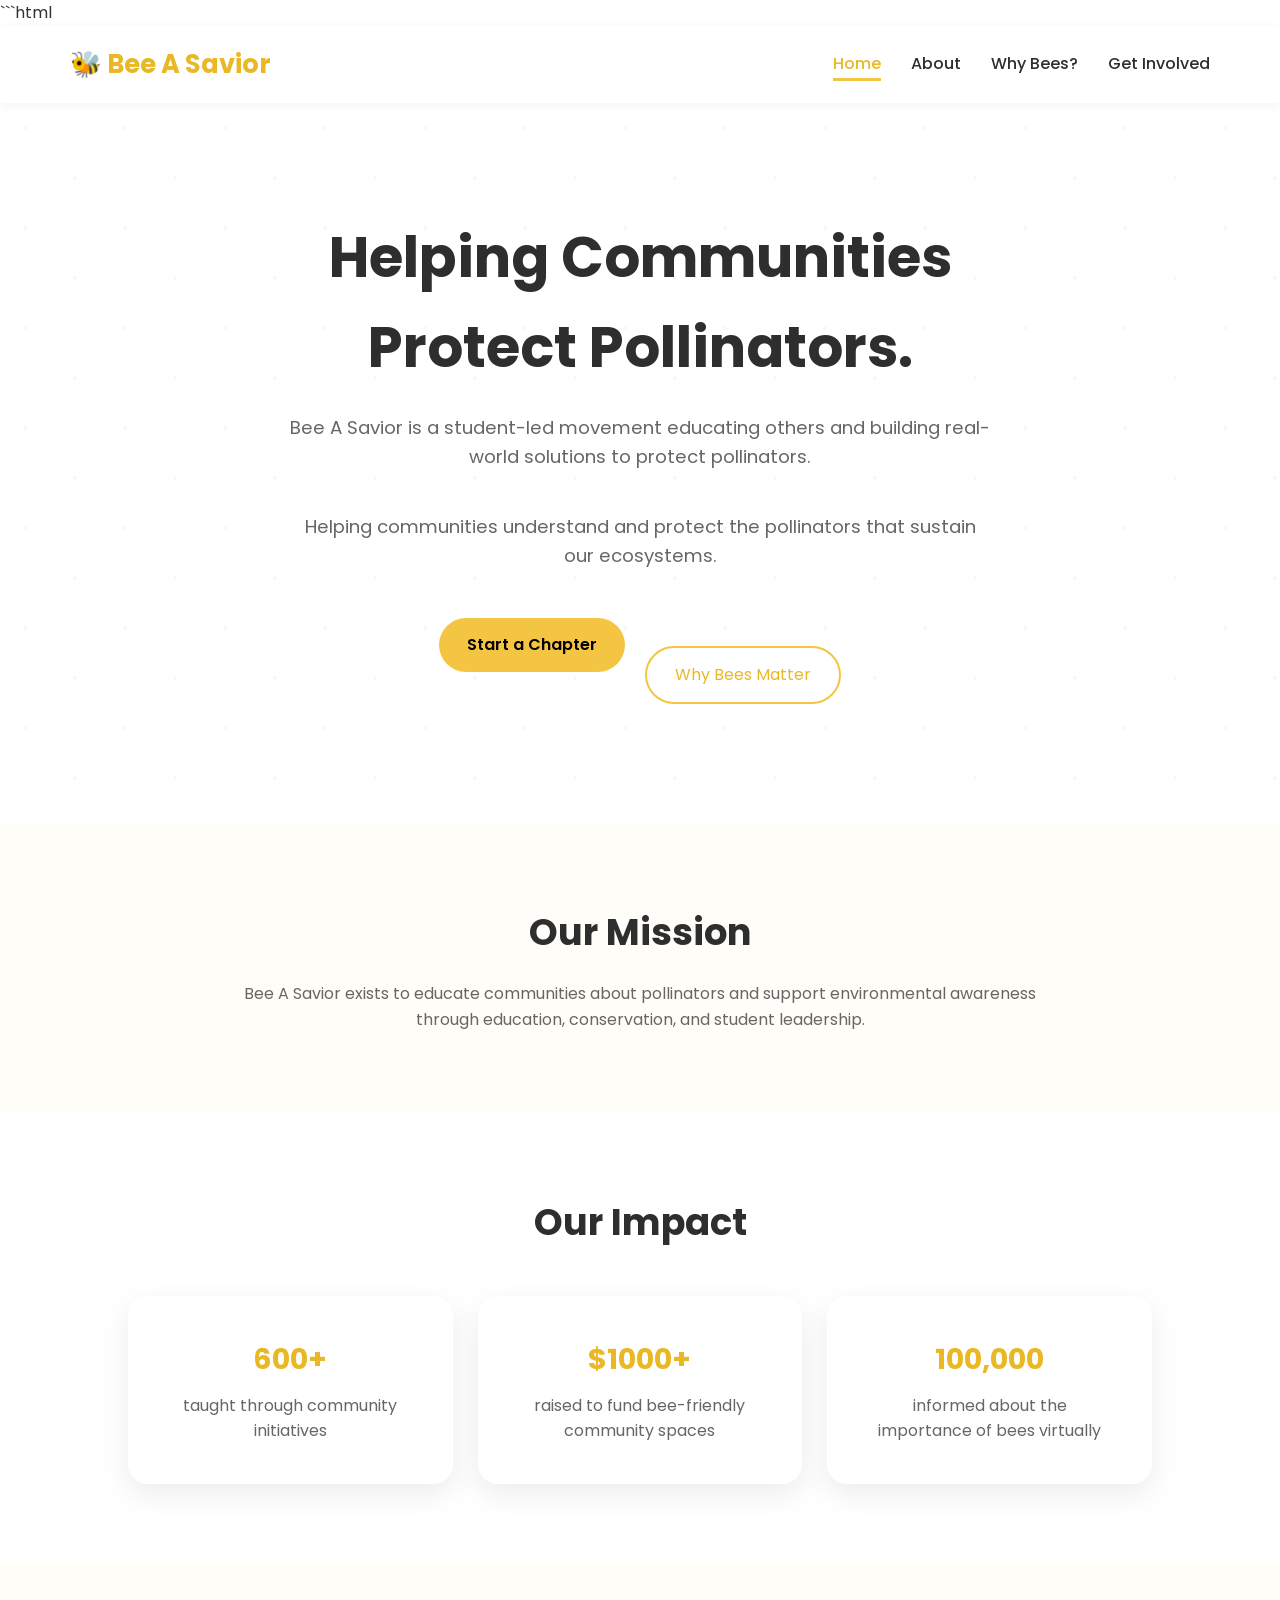
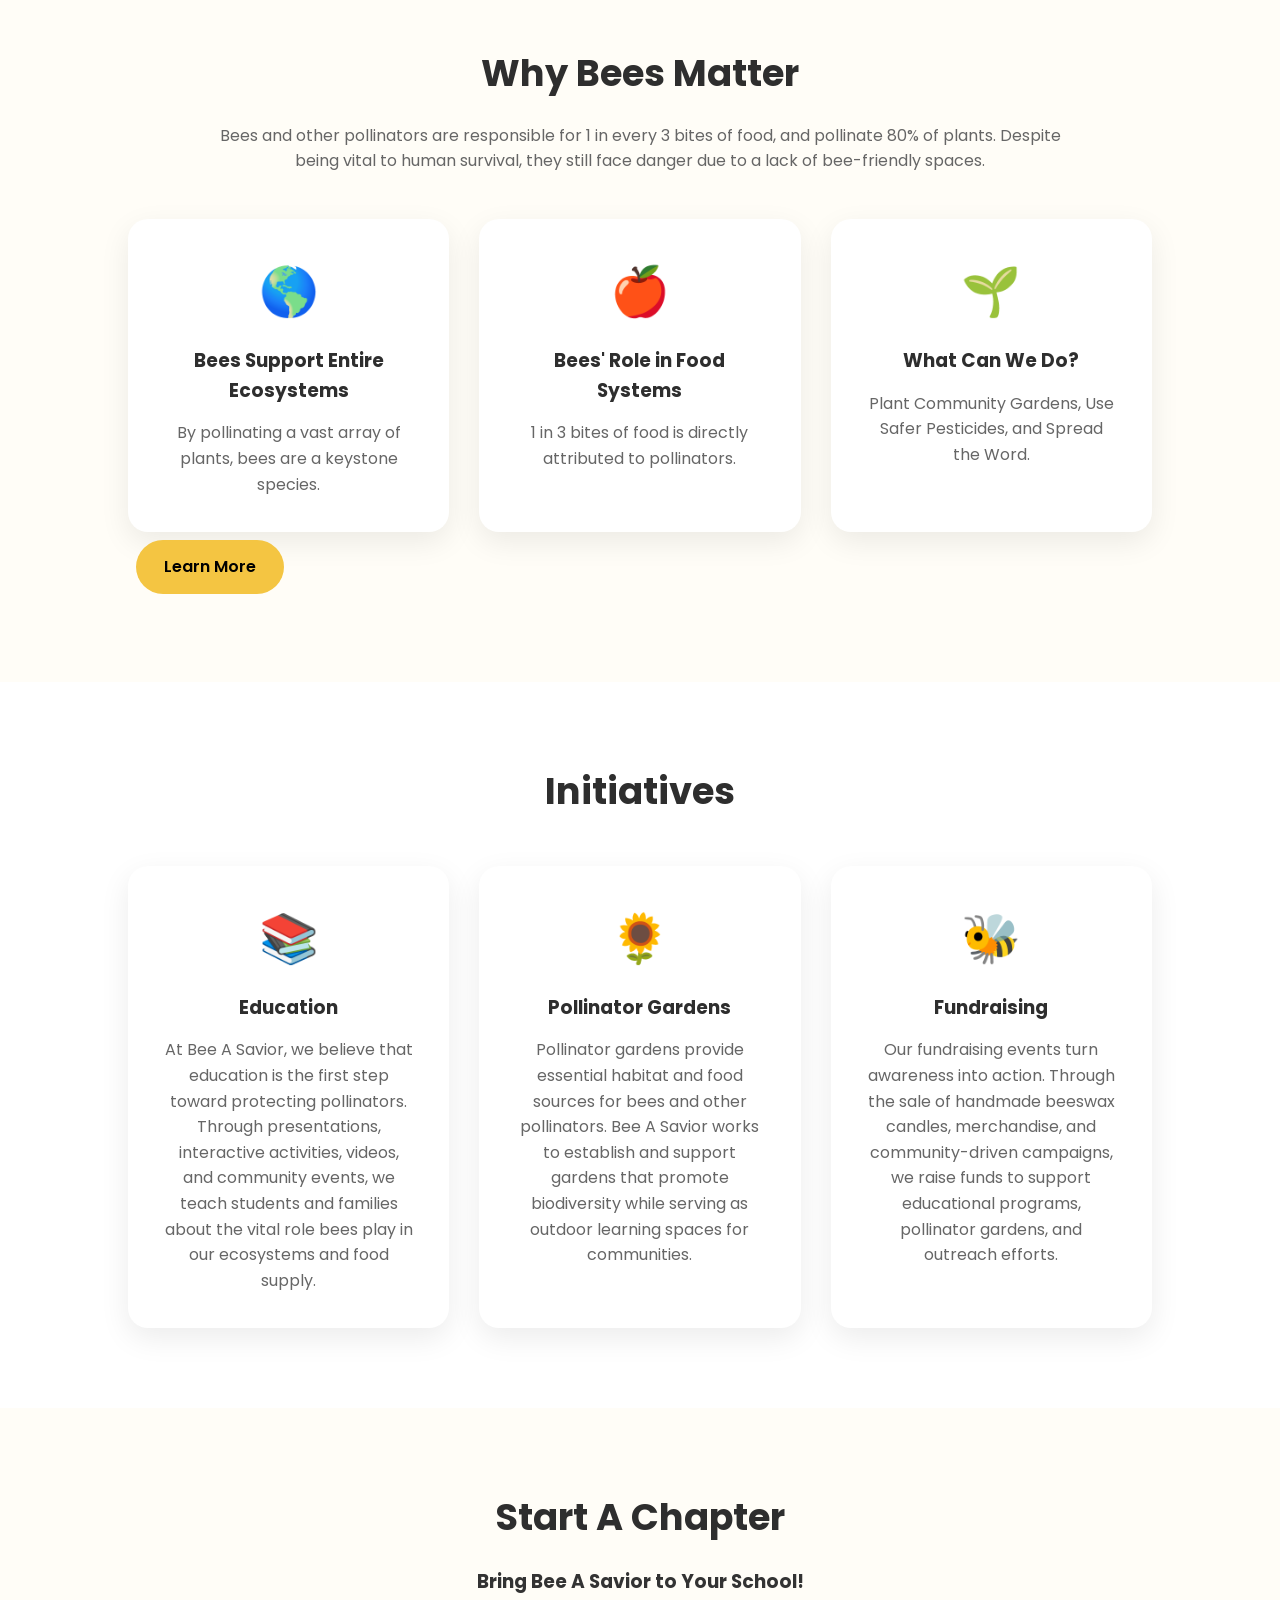
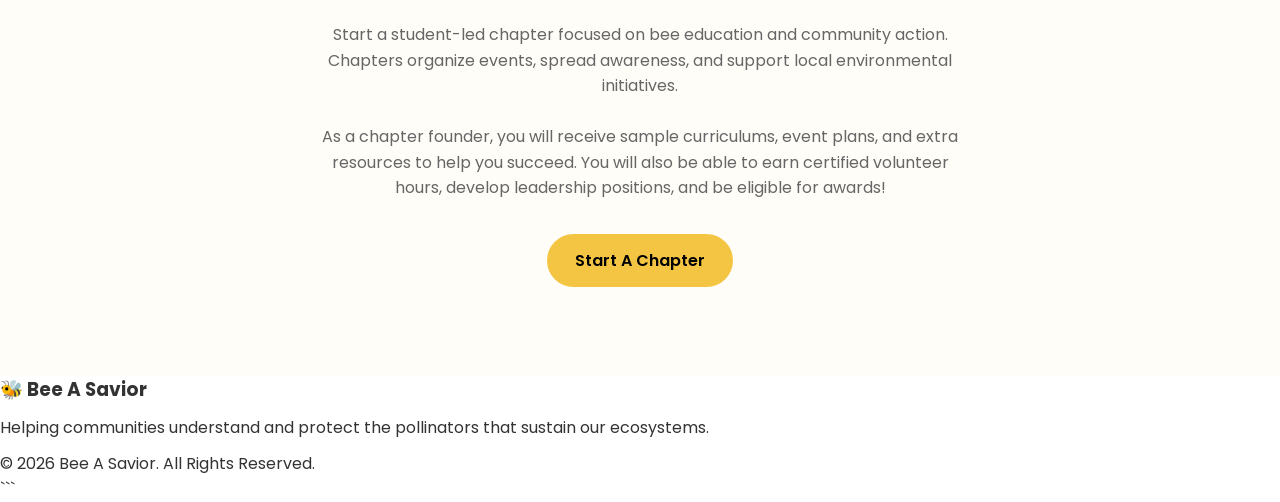
<file: index.html>
```html
<!DOCTYPE html>
<html lang="en">
<head>
    <meta charset="UTF-8">
    <meta name="viewport" content="width=device-width, initial-scale=1.0">

    <title>Bee A Savior</title>

    <link rel="stylesheet" href="style.css">

    <!-- Google Fonts -->
    <link rel="preconnect" href="https://fonts.googleapis.com">
    <link rel="preconnect" href="https://fonts.gstatic.com" crossorigin>
    <link href="https://fonts.googleapis.com/css2?family=Poppins:wght@300;400;600;700&display=swap" rel="stylesheet">
</head>

<body>

    <!-- Navigation -->
    <header>
        <nav class="navbar">

            <div class="logo">
                🐝 Bee A Savior
            </div>

            <ul class="nav-links">
                <li><a href="index.html" class="active">Home</a></li>
                <li><a href="about.html">About</a></li>
                <li><a href="bees.html">Why Bees?</a></li>
                <li><a href="get-involved.html">Get Involved</a></li>
            </ul>

        </nav>
    </header>


    <!-- Hero -->
    <section class="hero">

        <div class="hero-content">

            <h1>Helping Communities Protect Pollinators.</h1>

            <p>
                Bee A Savior is a student-led movement educating others
                and building real-world solutions to protect pollinators.
            </p>

            <p>
                Helping communities understand and protect the pollinators
                that sustain our ecosystems.
            </p>

            <div class="hero-buttons">
                <a href="get-involved.html" class="btn">Start a Chapter</a>
                <a href="bees.html" class="btn-outline">Why Bees Matter</a>
            </div>

        </div>

    </section>


    <!-- Mission -->
    <section class="mission">

        <h2>Our Mission</h2>

        <p>
            Bee A Savior exists to educate communities about pollinators
            and support environmental awareness through education,
            conservation, and student leadership.
        </p>

    </section>


    <!-- Impact -->
    <section class="impact">

        <h2>Our Impact</h2>

        <div class="stats">

            <div class="stat">
                <h2>600+</h2>
                <p>taught through community initiatives</p>
            </div>

            <div class="stat">
                <h2>$1000+</h2>
                <p>raised to fund bee-friendly community spaces</p>
            </div>

            <div class="stat">
                <h2>100,000</h2>
                <p>informed about the importance of bees virtually</p>
            </div>

        </div>

    </section>


    <!-- Why Bees Matter -->
    <section class="why">

        <h2>Why Bees Matter</h2>

        <p>
            Bees and other pollinators are responsible for 1 in every 3
            bites of food, and pollinate 80% of plants. Despite being vital
            to human survival, they still face danger due to a lack of
            bee-friendly spaces.
        </p>

        <div class="cards">

            <div class="card">

                <div class="icon">🌎</div>

                <h3>Bees Support Entire Ecosystems</h3>

                <p>
                    By pollinating a vast array of plants, bees are a
                    keystone species.
                </p>

            </div>


            <div class="card">

                <div class="icon">🍎</div>

                <h3>Bees' Role in Food Systems</h3>

                <p>
                    1 in 3 bites of food is directly attributed to pollinators.
                </p>

            </div>


            <div class="card">

                <div class="icon">🌱</div>

                <h3>What Can We Do?</h3>

                <p>
                    Plant Community Gardens, Use Safer Pesticides,
                    and Spread the Word.
                </p>

            </div>

        </div>

        <a href="bees.html" class="btn">Learn More</a>

    </section>


    <!-- Initiatives -->
    <section class="initiatives">

        <h2>Initiatives</h2>

        <div class="cards">

            <div class="card">

                <div class="icon">📚</div>

                <h3>Education</h3>

                <p>
                    At Bee A Savior, we believe that education is the first
                    step toward protecting pollinators. Through presentations,
                    interactive activities, videos, and community events,
                    we teach students and families about the vital role bees
                    play in our ecosystems and food supply.
                </p>

            </div>


            <div class="card">

                <div class="icon">🌻</div>

                <h3>Pollinator Gardens</h3>

                <p>
                    Pollinator gardens provide essential habitat and food
                    sources for bees and other pollinators. Bee A Savior
                    works to establish and support gardens that promote
                    biodiversity while serving as outdoor learning spaces
                    for communities.
                </p>

            </div>


            <div class="card">

                <div class="icon">🐝</div>

                <h3>Fundraising</h3>

                <p>
                    Our fundraising events turn awareness into action.
                    Through the sale of handmade beeswax candles,
                    merchandise, and community-driven campaigns, we raise
                    funds to support educational programs, pollinator gardens,
                    and outreach efforts.
                </p>

            </div>

        </div>

    </section>


    <!-- Start a Chapter -->
    <section class="cta">

        <h2>Start A Chapter</h2>

        <h3>Bring Bee A Savior to Your School!</h3>

        <p>
            Start a student-led chapter focused on bee education and
            community action. Chapters organize events, spread awareness,
            and support local environmental initiatives.
        </p>

        <p>
            As a chapter founder, you will receive sample curriculums,
            event plans, and extra resources to help you succeed. You will
            also be able to earn certified volunteer hours, develop
            leadership positions, and be eligible for awards!
        </p>

        <a href="get-involved.html" class="btn">
            Start A Chapter
        </a>

    </section>


    <!-- Footer -->
    <footer>

        <h3>🐝 Bee A Savior</h3>

        <p>
            Helping communities understand and protect the pollinators
            that sustain our ecosystems.
        </p>

        <p>
            © 2026 Bee A Savior. All Rights Reserved.
        </p>

    </footer>

</body>
</html>
```
</file>
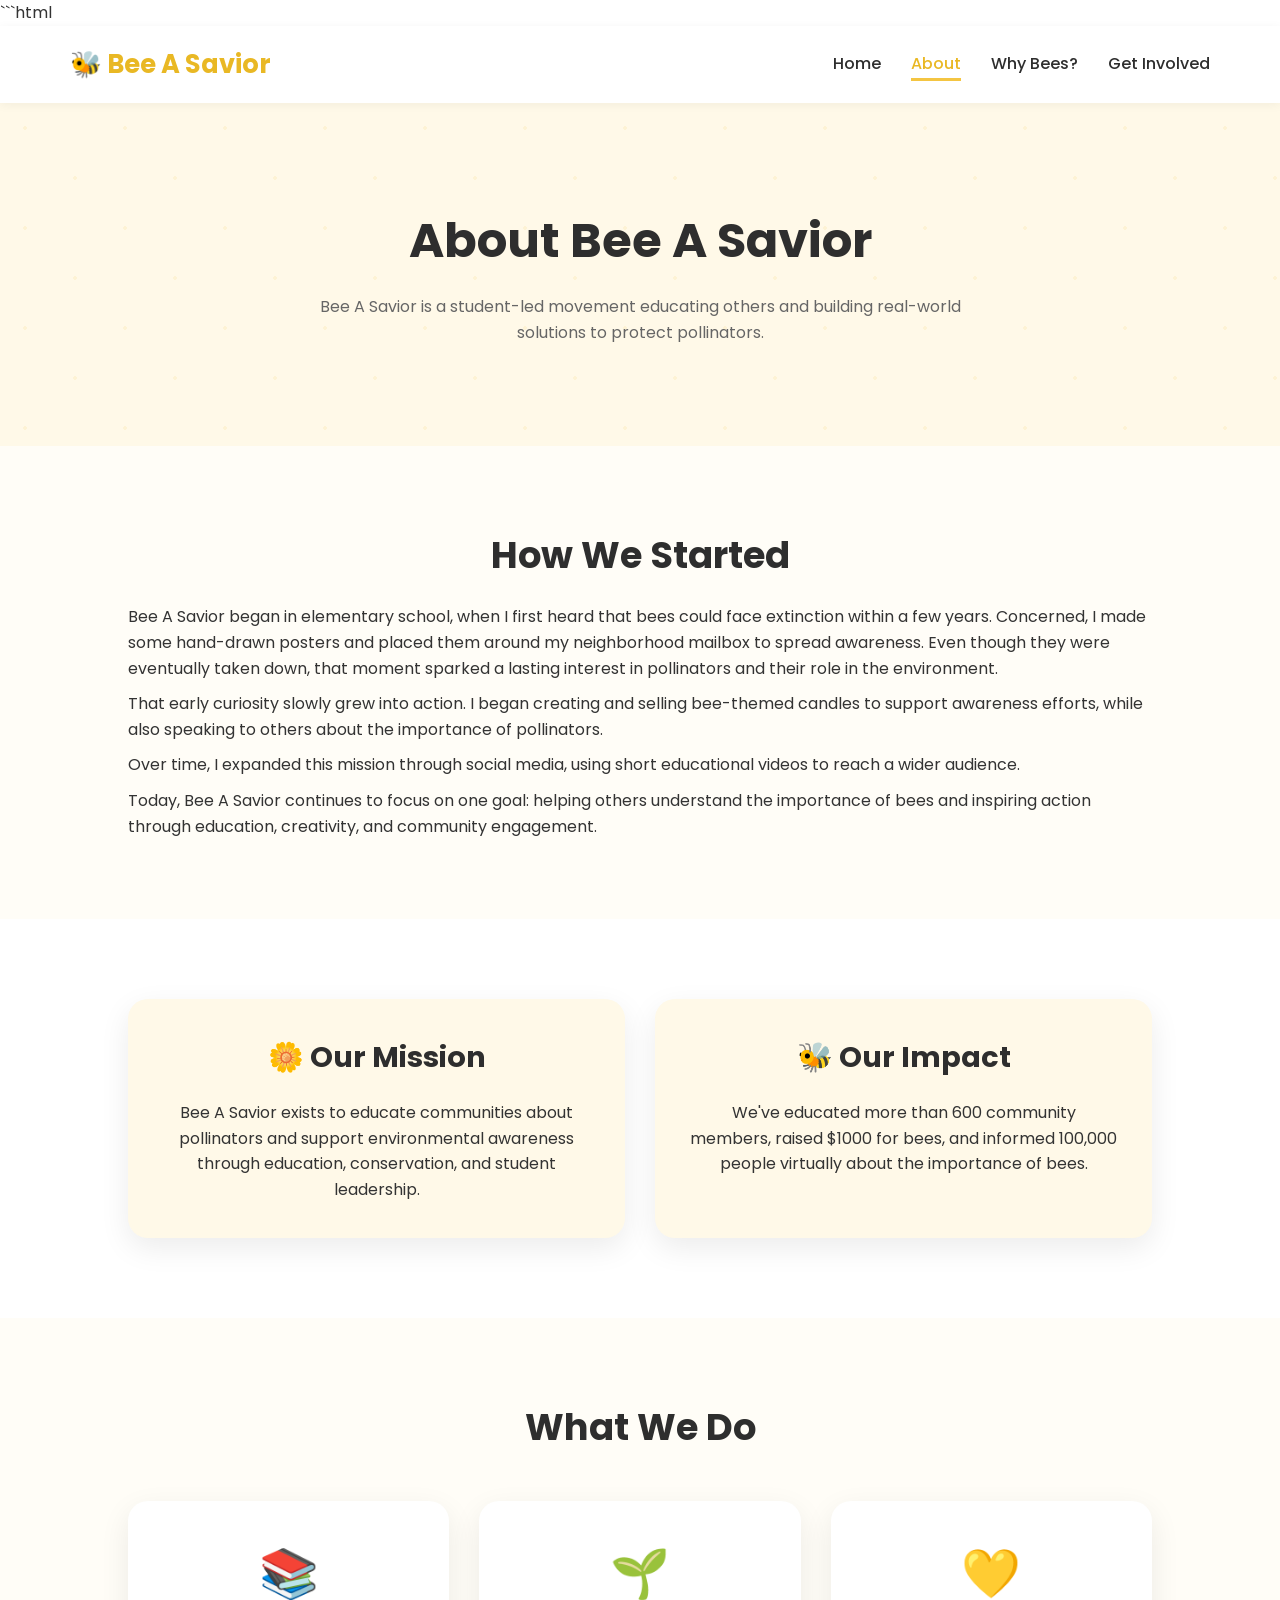
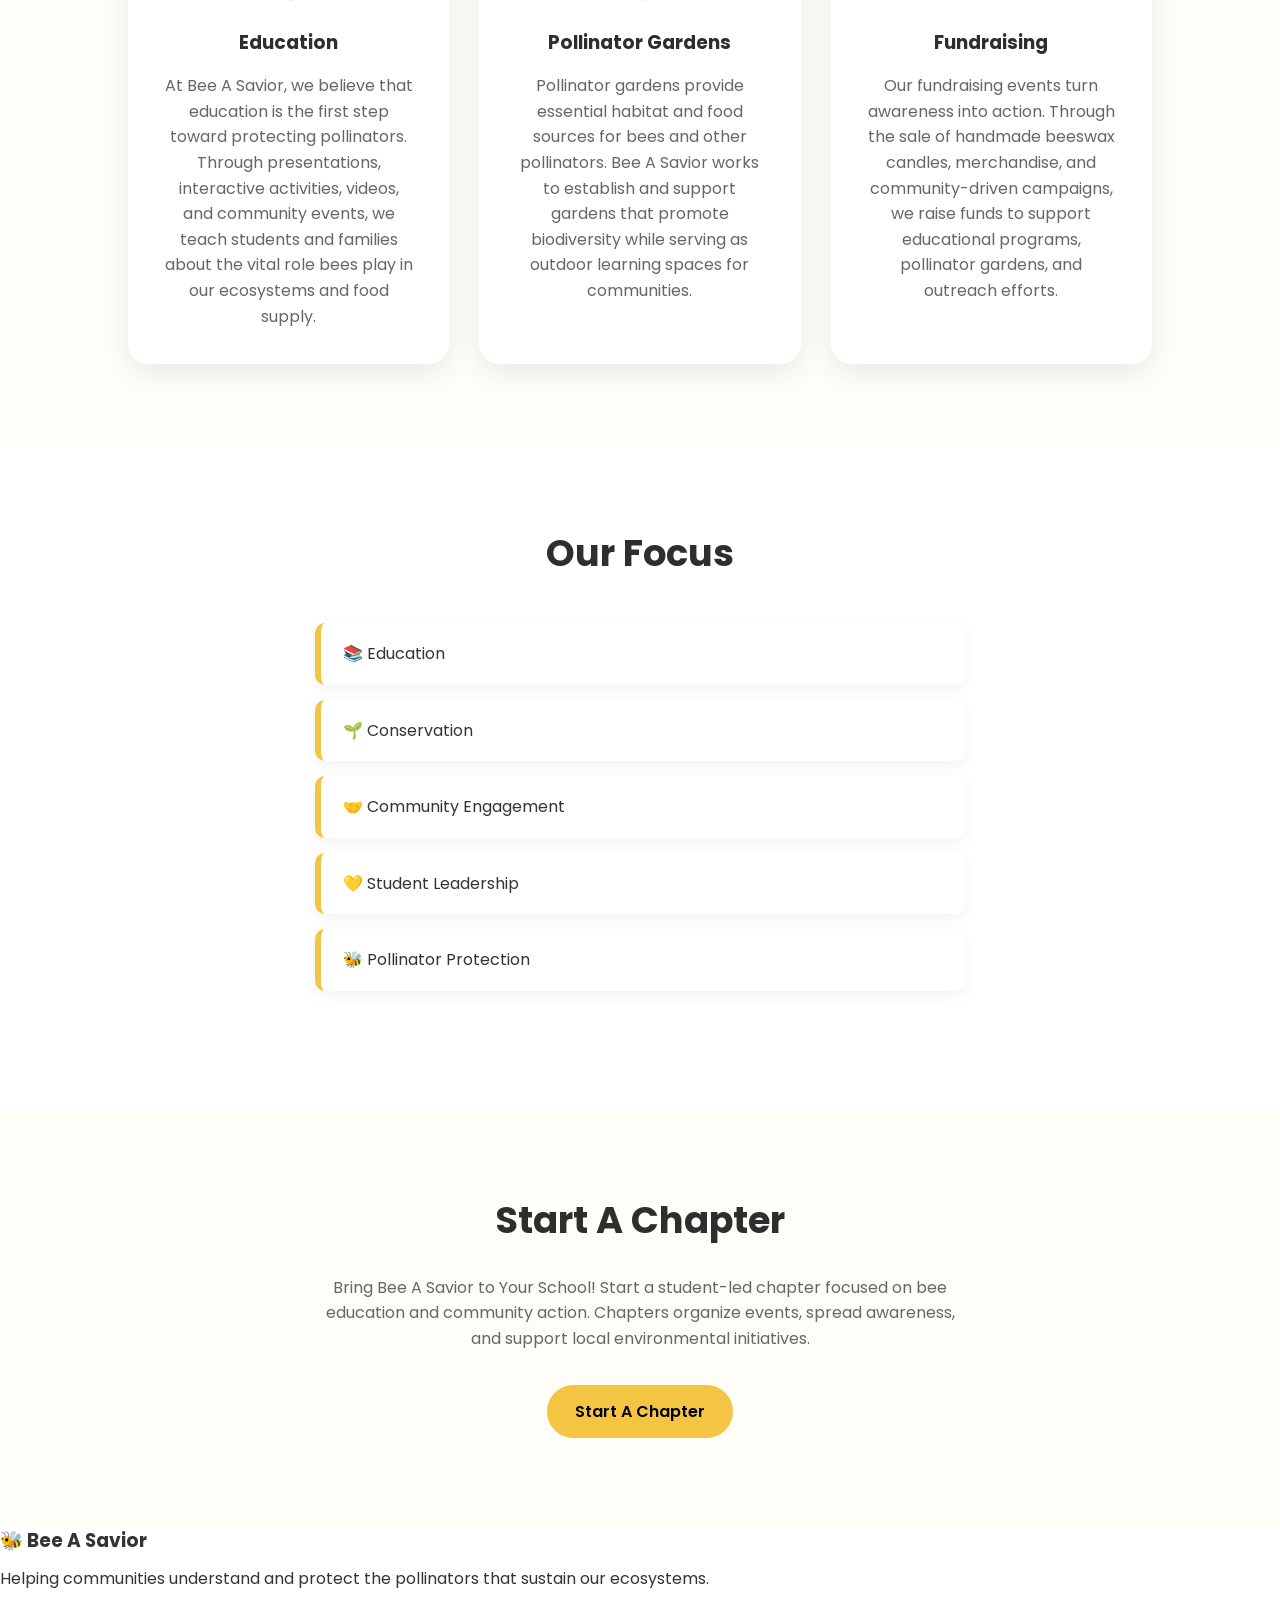
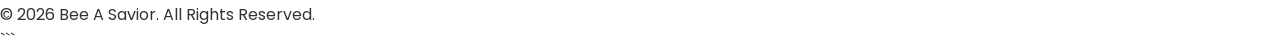
<file: about.html>
```html
<!DOCTYPE html>
<html lang="en">
<head>
    <meta charset="UTF-8">
    <meta name="viewport" content="width=device-width, initial-scale=1.0">
    <title>About | Bee A Savior</title>

    <link rel="stylesheet" href="style.css">

    <!-- Google Font -->
    <link rel="preconnect" href="https://fonts.googleapis.com">
    <link rel="preconnect" href="https://fonts.gstatic.com" crossorigin>
    <link href="https://fonts.googleapis.com/css2?family=Poppins:wght@300;400;600;700&display=swap" rel="stylesheet">
</head>
<body>

    <!-- Navigation -->
    <header>
        <nav class="navbar">

            <div class="logo">
                🐝 Bee A Savior
            </div>

            <ul class="nav-links">
                <li><a href="index.html">Home</a></li>
                <li><a href="about.html" class="active">About</a></li>
                <li><a href="bees.html">Why Bees?</a></li>
                <li><a href="get-involved.html">Get Involved</a></li>
            </ul>

        </nav>
    </header>

    <!-- Hero -->

    <section class="page-hero">

        <h1>About Bee A Savior</h1>

        <p>
            Bee A Savior is a student-led movement educating others and
            building real-world solutions to protect pollinators.
        </p>

    </section>

    <!-- Our Story -->

    <section class="about-section">

        <div class="text-content">

            <h2>How We Started</h2>

            <p>
                Bee A Savior began in elementary school, when I first heard
                that bees could face extinction within a few years.
                Concerned, I made some hand-drawn posters and placed them
                around my neighborhood mailbox to spread awareness.
                Even though they were eventually taken down, that moment
                sparked a lasting interest in pollinators and their role
                in the environment.
            </p>

            <p>
                That early curiosity slowly grew into action. I began
                creating and selling bee-themed candles to support
                awareness efforts, while also speaking to others about
                the importance of pollinators.
            </p>

            <p>
                Over time, I expanded this mission through social media,
                using short educational videos to reach a wider audience.
            </p>

            <p>
                Today, Bee A Savior continues to focus on one goal:
                helping others understand the importance of bees and
                inspiring action through education, creativity, and
                community engagement.
            </p>

        </div>

    </section>

    <!-- Mission -->

    <section class="values">

        <div class="value-card">

            <h2>🌼 Our Mission</h2>

            <p>
                Bee A Savior exists to educate communities about pollinators
                and support environmental awareness through education,
                conservation, and student leadership.
            </p>

        </div>

        <div class="value-card">

            <h2>🐝 Our Impact</h2>

            <p>
                We've educated more than 600 community members, raised
                $1000 for bees, and informed 100,000 people virtually
                about the importance of bees.
            </p>

        </div>

    </section>

    <!-- What We Do -->

    <section class="about-section">

        <h2>What We Do</h2>

        <div class="cards">

            <div class="card">
                <div class="icon">📚</div>
                <h3>Education</h3>

                <p>
                    At Bee A Savior, we believe that education is the first
                    step toward protecting pollinators. Through presentations,
                    interactive activities, videos, and community events,
                    we teach students and families about the vital role bees
                    play in our ecosystems and food supply.
                </p>

            </div>

            <div class="card">

                <div class="icon">🌱</div>

                <h3>Pollinator Gardens</h3>

                <p>
                    Pollinator gardens provide essential habitat and food
                    sources for bees and other pollinators. Bee A Savior
                    works to establish and support gardens that promote
                    biodiversity while serving as outdoor learning spaces
                    for communities.
                </p>

            </div>

            <div class="card">

                <div class="icon">💛</div>

                <h3>Fundraising</h3>

                <p>
                    Our fundraising events turn awareness into action.
                    Through the sale of handmade beeswax candles,
                    merchandise, and community-driven campaigns, we raise
                    funds to support educational programs, pollinator gardens,
                    and outreach efforts.
                </p>

            </div>

        </div>

    </section>

    <!-- Core Values -->

    <section class="about-section">

        <h2>Our Focus</h2>

        <ul class="values-list">
            <li>📚 Education</li>
            <li>🌱 Conservation</li>
            <li>🤝 Community Engagement</li>
            <li>💛 Student Leadership</li>
            <li>🐝 Pollinator Protection</li>
        </ul>

    </section>

    <!-- Call to Action -->

    <section class="cta">

        <h2>Start A Chapter</h2>

        <p>
            Bring Bee A Savior to Your School! Start a student-led chapter
            focused on bee education and community action. Chapters organize
            events, spread awareness, and support local environmental
            initiatives.
        </p>

        <a href="get-involved.html" class="btn">
            Start A Chapter
        </a>

    </section>

    <!-- Footer -->

    <footer>

        <h3>🐝 Bee A Savior</h3>

        <p>
            Helping communities understand and protect the pollinators
            that sustain our ecosystems.
        </p>

        <p>
            © 2026 Bee A Savior. All Rights Reserved.
        </p>

    </footer>

</body>
</html>
```
</file>
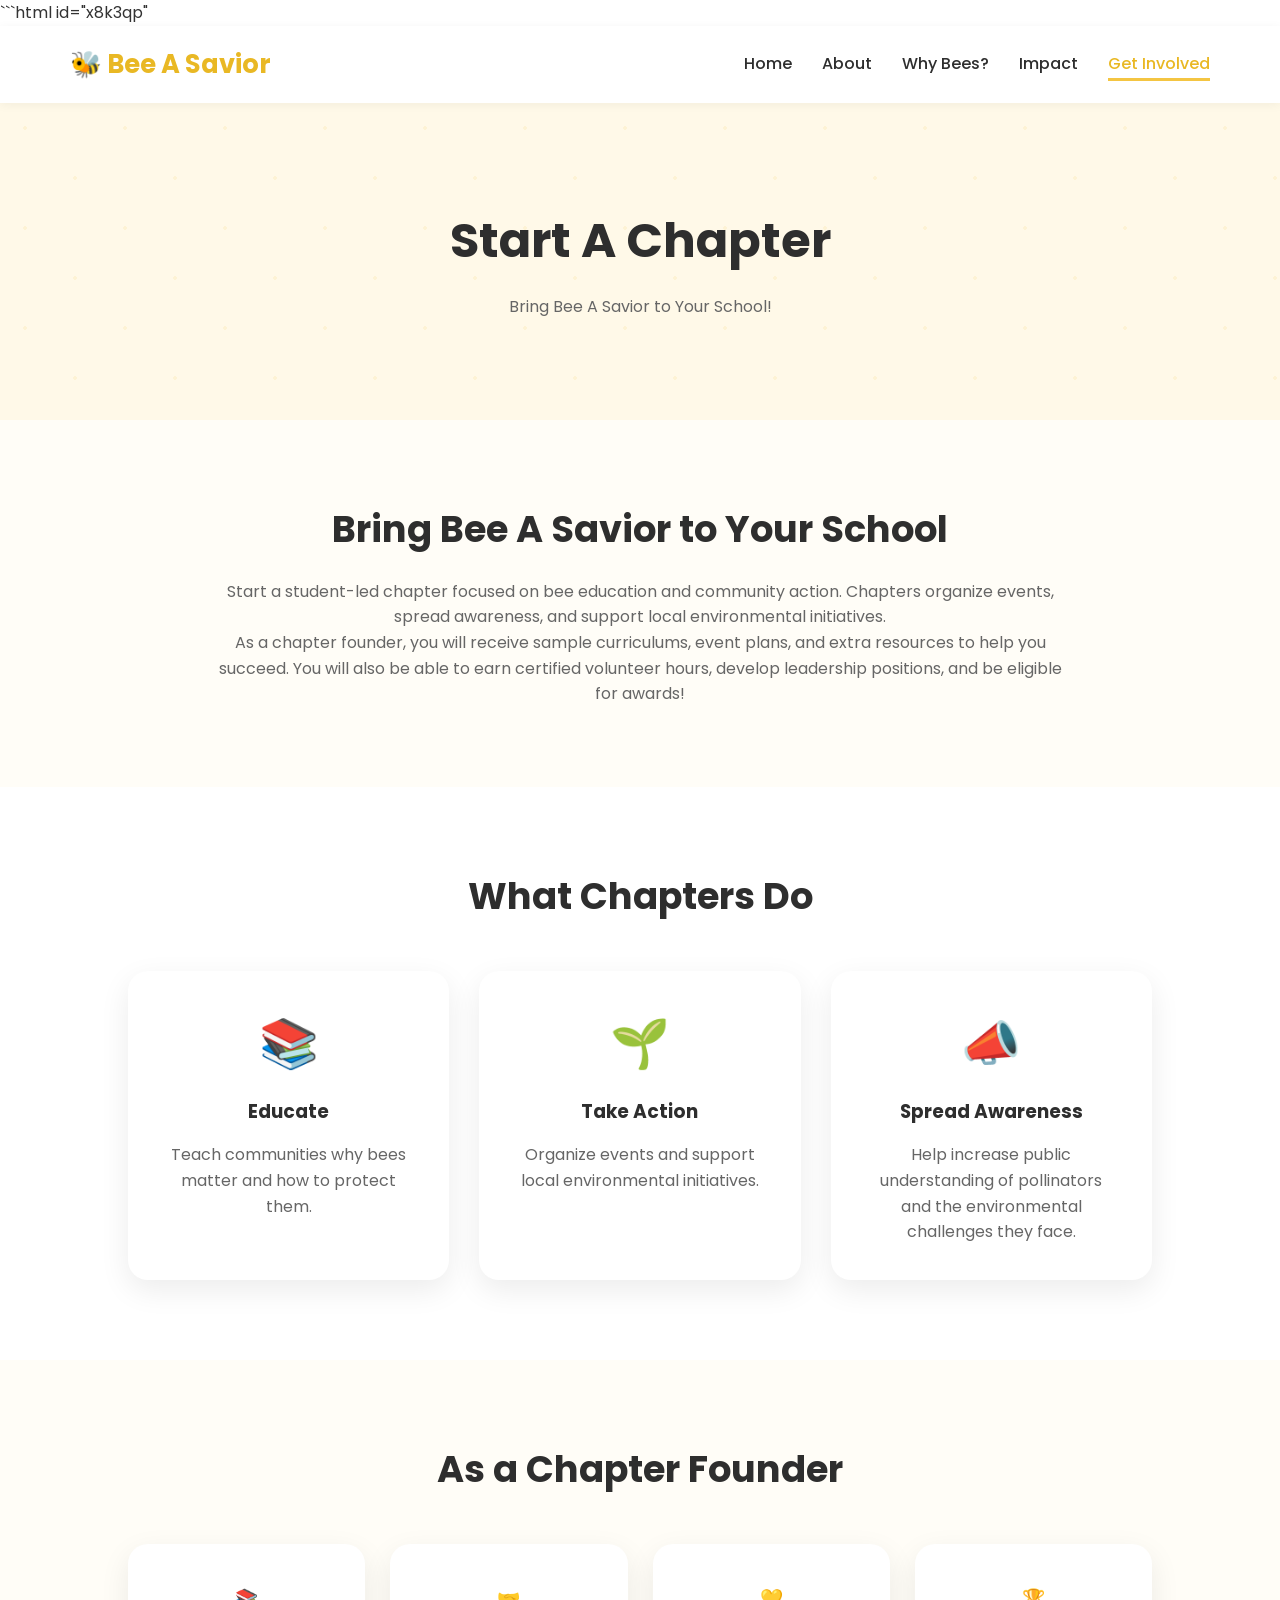
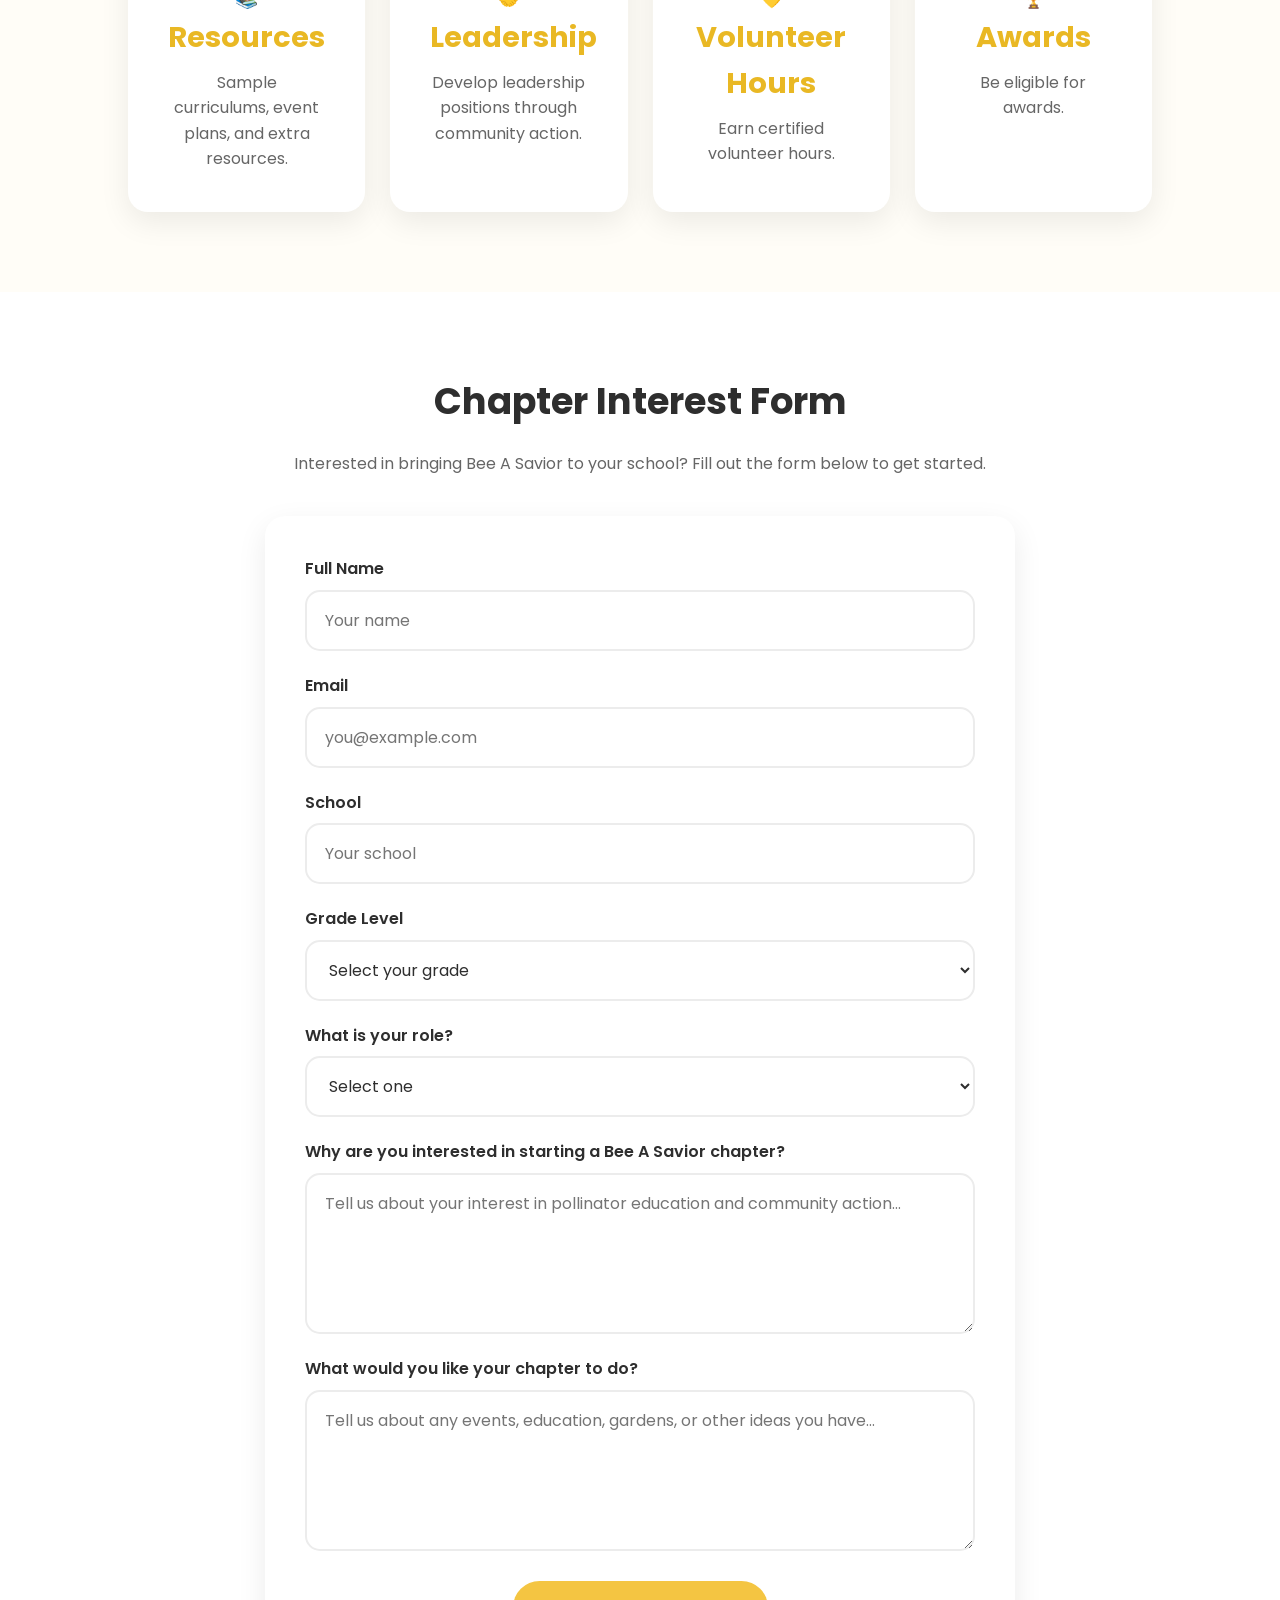
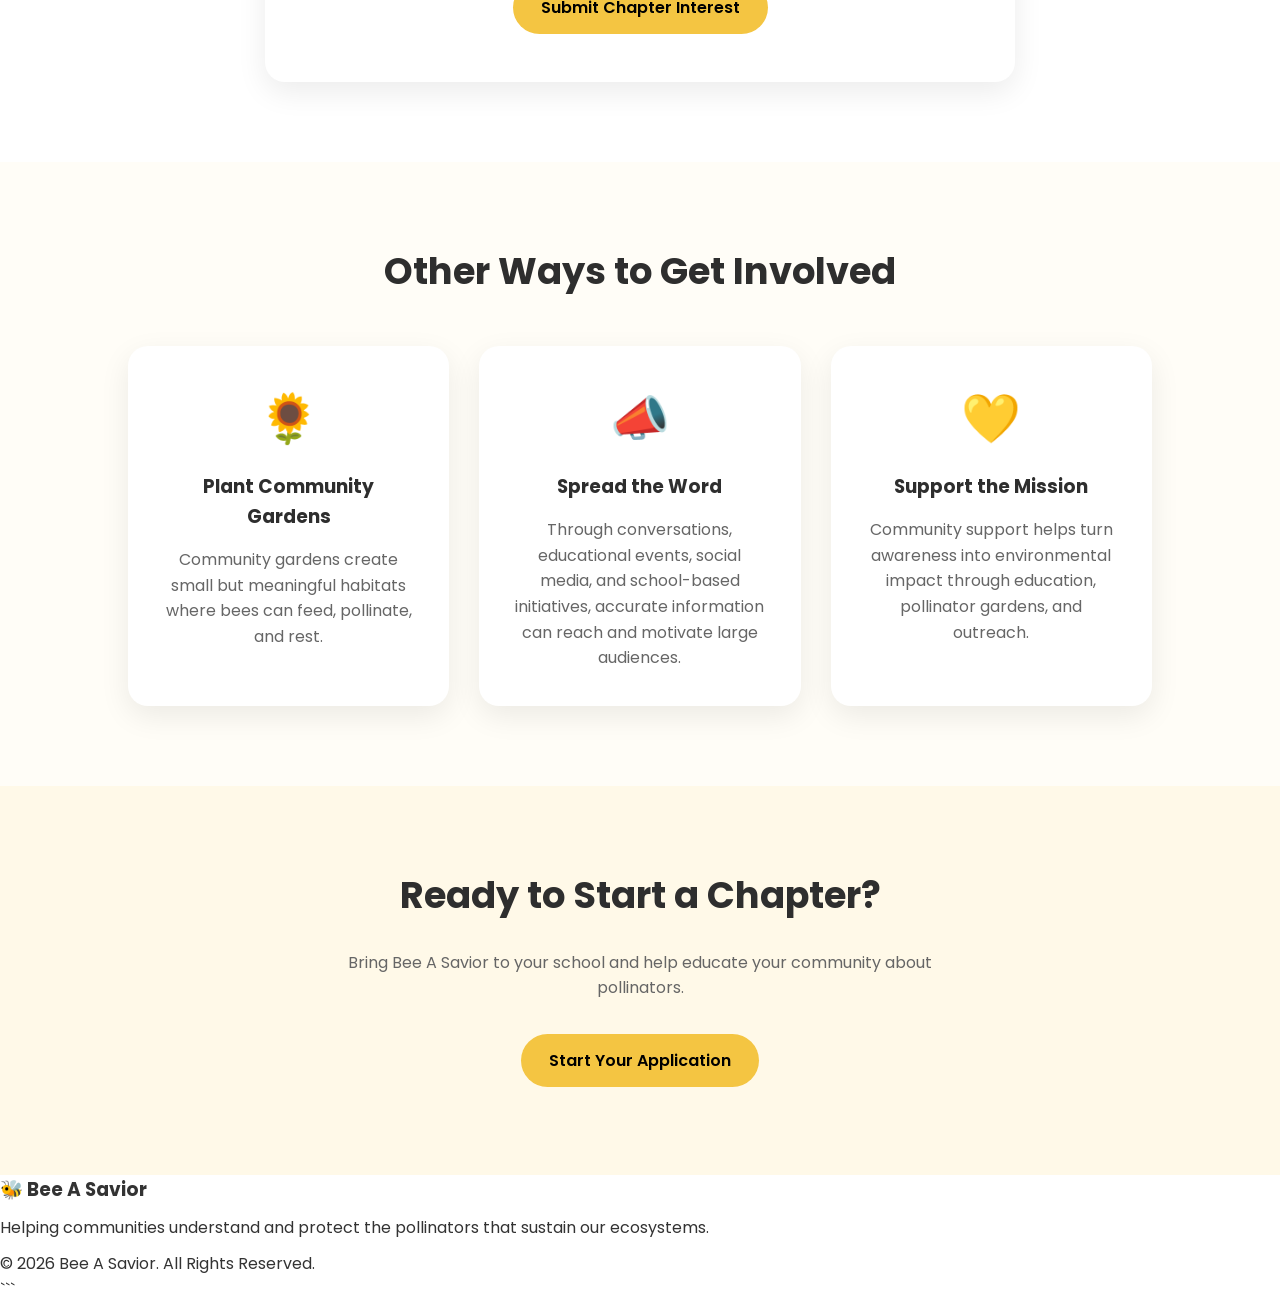
<file: get-involved.html>
```html id="x8k3qp"
<!DOCTYPE html>
<html lang="en">
<head>
    <meta charset="UTF-8">
    <meta name="viewport" content="width=device-width, initial-scale=1.0">

    <title>Get Involved | Bee A Savior</title>

    <link rel="stylesheet" href="style.css">

    <link rel="preconnect" href="https://fonts.googleapis.com">
    <link rel="preconnect" href="https://fonts.gstatic.com" crossorigin>

    <link href="https://fonts.googleapis.com/css2?family=Poppins:wght@300;400;600;700&display=swap" rel="stylesheet">
</head>

<body>

<header>

    <nav class="navbar">

        <div class="logo">
            🐝 Bee A Savior
        </div>

        <ul class="nav-links">
            <li><a href="index.html">Home</a></li>
            <li><a href="about.html">About</a></li>
            <li><a href="bees.html">Why Bees?</a></li>
            <li><a href="impact.html">Impact</a></li>
            <li><a href="get-involved.html" class="active">Get Involved</a></li>
        </ul>

    </nav>

</header>


<!-- Hero -->

<section class="page-hero">

    <h1>Start A Chapter</h1>

    <p>
        Bring Bee A Savior to Your School!
    </p>

</section>


<!-- Chapter Information -->

<section class="about-section">

    <h2>Bring Bee A Savior to Your School</h2>

    <p>
        Start a student-led chapter focused on bee education and
        community action. Chapters organize events, spread awareness,
        and support local environmental initiatives.
    </p>

    <p>
        As a chapter founder, you will receive sample curriculums,
        event plans, and extra resources to help you succeed. You will
        also be able to earn certified volunteer hours, develop
        leadership positions, and be eligible for awards!
    </p>

</section>


<!-- What Chapters Do -->

<section class="about-section">

    <h2>What Chapters Do</h2>

    <div class="cards">

        <div class="card">

            <div class="icon">📚</div>

            <h3>Educate</h3>

            <p>
                Teach communities why bees matter and how to protect them.
            </p>

        </div>


        <div class="card">

            <div class="icon">🌱</div>

            <h3>Take Action</h3>

            <p>
                Organize events and support local environmental initiatives.
            </p>

        </div>


        <div class="card">

            <div class="icon">📣</div>

            <h3>Spread Awareness</h3>

            <p>
                Help increase public understanding of pollinators and
                the environmental challenges they face.
            </p>

        </div>

    </div>

</section>


<!-- Chapter Benefits -->

<section class="impact">

    <h2>As a Chapter Founder</h2>

    <div class="stats">

        <div class="stat">

            <h3>📚</h3>

            <h2>Resources</h2>

            <p>
                Sample curriculums, event plans, and extra resources.
            </p>

        </div>


        <div class="stat">

            <h3>🤝</h3>

            <h2>Leadership</h2>

            <p>
                Develop leadership positions through community action.
            </p>

        </div>


        <div class="stat">

            <h3>💛</h3>

            <h2>Volunteer Hours</h2>

            <p>
                Earn certified volunteer hours.
            </p>

        </div>


        <div class="stat">

            <h3>🏆</h3>

            <h2>Awards</h2>

            <p>
                Be eligible for awards.
            </p>

        </div>

    </div>

</section>


<!-- Chapter Application -->

<section class="about-section">

    <h2>Chapter Interest Form</h2>

    <p>
        Interested in bringing Bee A Savior to your school?
        Fill out the form below to get started.
    </p>


    <form class="chapter-form" id="chapterForm">

        <div class="form-group">

            <label for="name">Full Name</label>

            <input
                type="text"
                id="name"
                name="name"
                placeholder="Your name"
                required
            >

        </div>


        <div class="form-group">

            <label for="email">Email</label>

            <input
                type="email"
                id="email"
                name="email"
                placeholder="you@example.com"
                required
            >

        </div>


        <div class="form-group">

            <label for="school">School</label>

            <input
                type="text"
                id="school"
                name="school"
                placeholder="Your school"
                required
            >

        </div>


        <div class="form-group">

            <label for="grade">Grade Level</label>

            <select id="grade" name="grade" required>

                <option value="">Select your grade</option>
                <option value="6">6th Grade</option>
                <option value="7">7th Grade</option>
                <option value="8">8th Grade</option>
                <option value="9">9th Grade</option>
                <option value="10">10th Grade</option>
                <option value="11">11th Grade</option>
                <option value="12">12th Grade</option>

            </select>

        </div>


        <div class="form-group">

            <label for="role">What is your role?</label>

            <select id="role" name="role" required>

                <option value="">Select one</option>
                <option value="student">Student</option>
                <option value="educator">Educator</option>
                <option value="community">Community Member</option>

            </select>

        </div>


        <div class="form-group">

            <label for="reason">
                Why are you interested in starting a Bee A Savior chapter?
            </label>

            <textarea
                id="reason"
                name="reason"
                rows="5"
                placeholder="Tell us about your interest in pollinator education and community action..."
                required
            ></textarea>

        </div>


        <div class="form-group">

            <label for="plans">
                What would you like your chapter to do?
            </label>

            <textarea
                id="plans"
                name="plans"
                rows="5"
                placeholder="Tell us about any events, education, gardens, or other ideas you have..."
            ></textarea>

        </div>


        <button type="submit" class="btn">
            Submit Chapter Interest
        </button>

    </form>


    <!-- Form Success Message -->

    <div class="form-success" id="formSuccess">

        <div class="icon">🐝</div>

        <h2>Thank You!</h2>

        <p>
            Your chapter interest form has been completed.
        </p>

        <p>
            Bee A Savior can review your information and follow up
            with you about bringing a chapter to your school.
        </p>

    </div>

</section>


<!-- Other Ways to Help -->

<section class="about-section">

    <h2>Other Ways to Get Involved</h2>

    <div class="cards">

        <div class="card">

            <div class="icon">🌻</div>

            <h3>Plant Community Gardens</h3>

            <p>
                Community gardens create small but meaningful habitats
                where bees can feed, pollinate, and rest.
            </p>

        </div>


        <div class="card">

            <div class="icon">📣</div>

            <h3>Spread the Word</h3>

            <p>
                Through conversations, educational events, social media,
                and school-based initiatives, accurate information can
                reach and motivate large audiences.
            </p>

        </div>


        <div class="card">

            <div class="icon">💛</div>

            <h3>Support the Mission</h3>

            <p>
                Community support helps turn awareness into environmental
                impact through education, pollinator gardens, and outreach.
            </p>

        </div>

    </div>

</section>


<!-- CTA -->

<section class="cta">

    <h2>Ready to Start a Chapter?</h2>

    <p>
        Bring Bee A Savior to your school and help educate your community
        about pollinators.
    </p>

    <a href="#chapterForm" class="btn">
        Start Your Application
    </a>

</section>


<!-- Footer -->

<footer>

    <h3>🐝 Bee A Savior</h3>

    <p>
        Helping communities understand and protect the pollinators
        that sustain our ecosystems.
    </p>

    <p>
        © 2026 Bee A Savior. All Rights Reserved.
    </p>

</footer>


<script>

    const form = document.getElementById("chapterForm");
    const successMessage = document.getElementById("formSuccess");

    form.addEventListener("submit", function(event) {

        event.preventDefault();

        form.style.display = "none";
        successMessage.style.display = "block";

        successMessage.scrollIntoView({
            behavior: "smooth",
            block: "center"
        });

    });

</script>

</body>
</html>
```
</file>
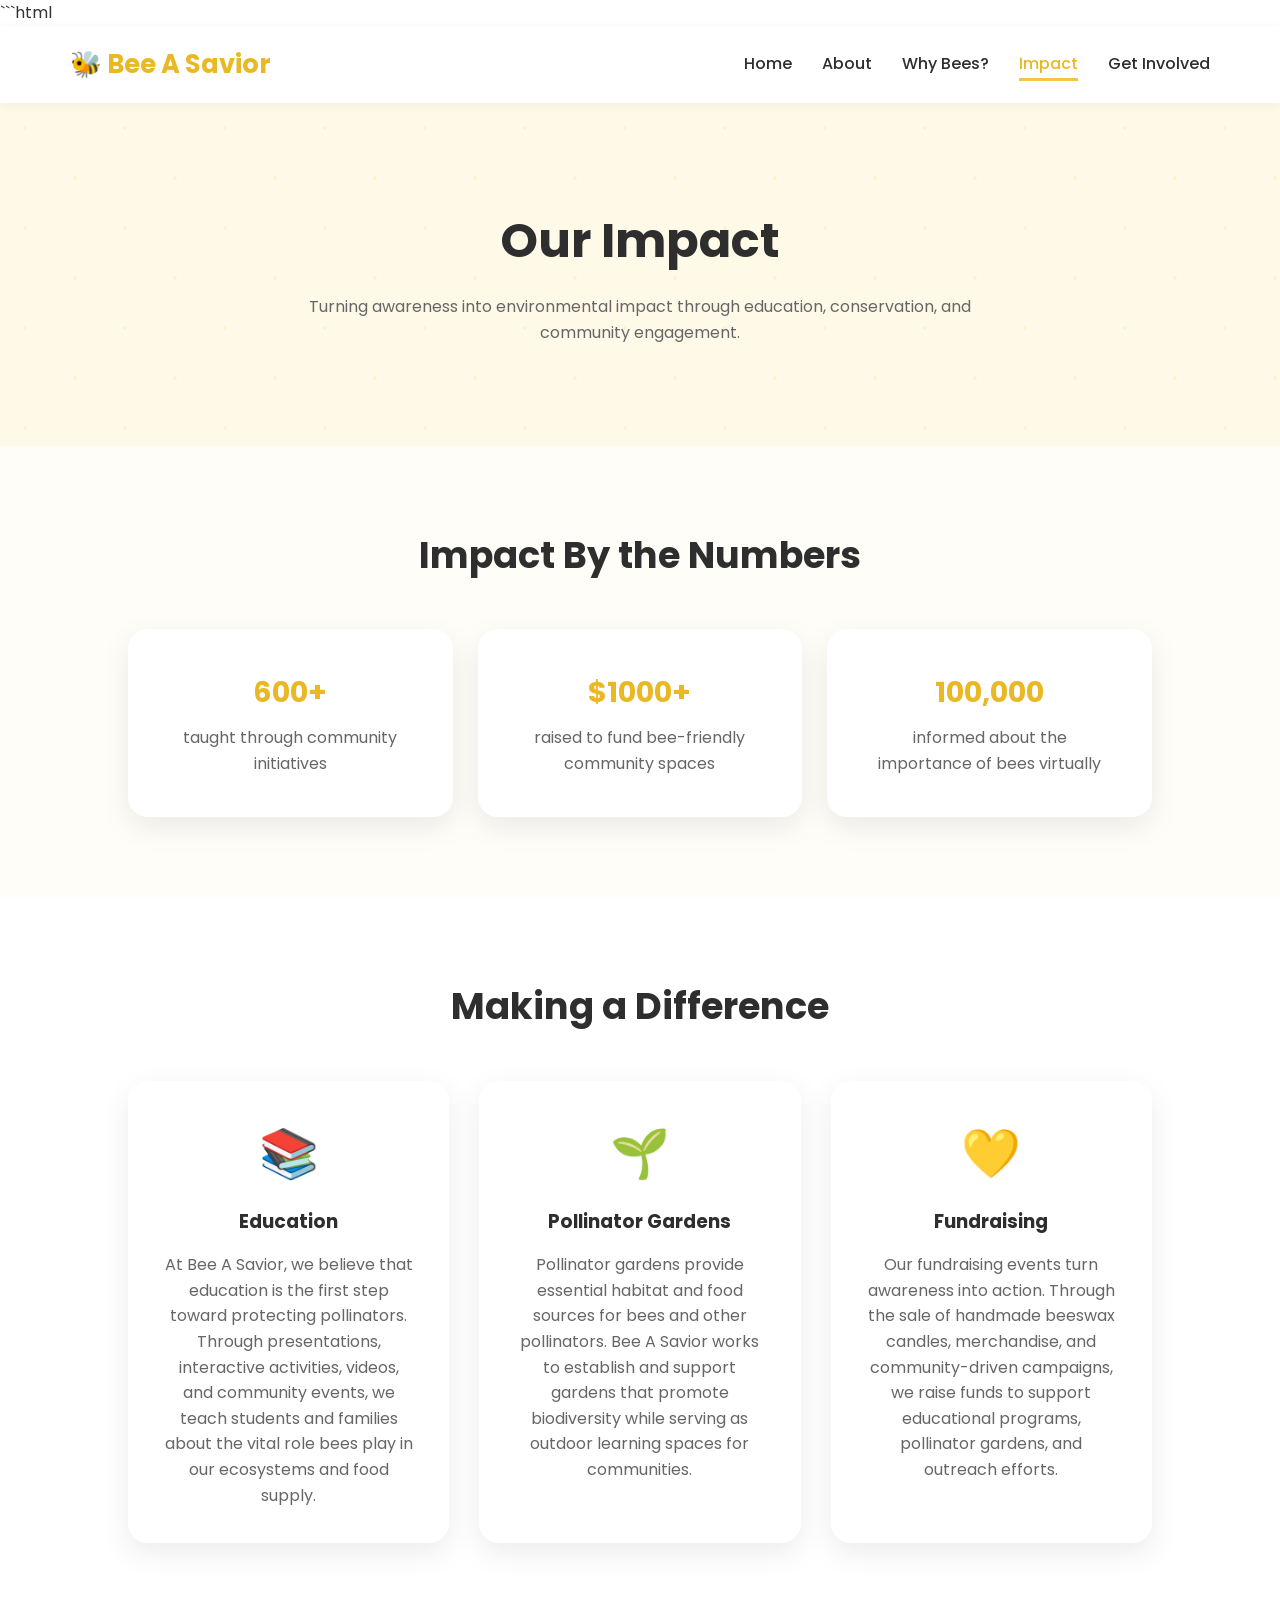
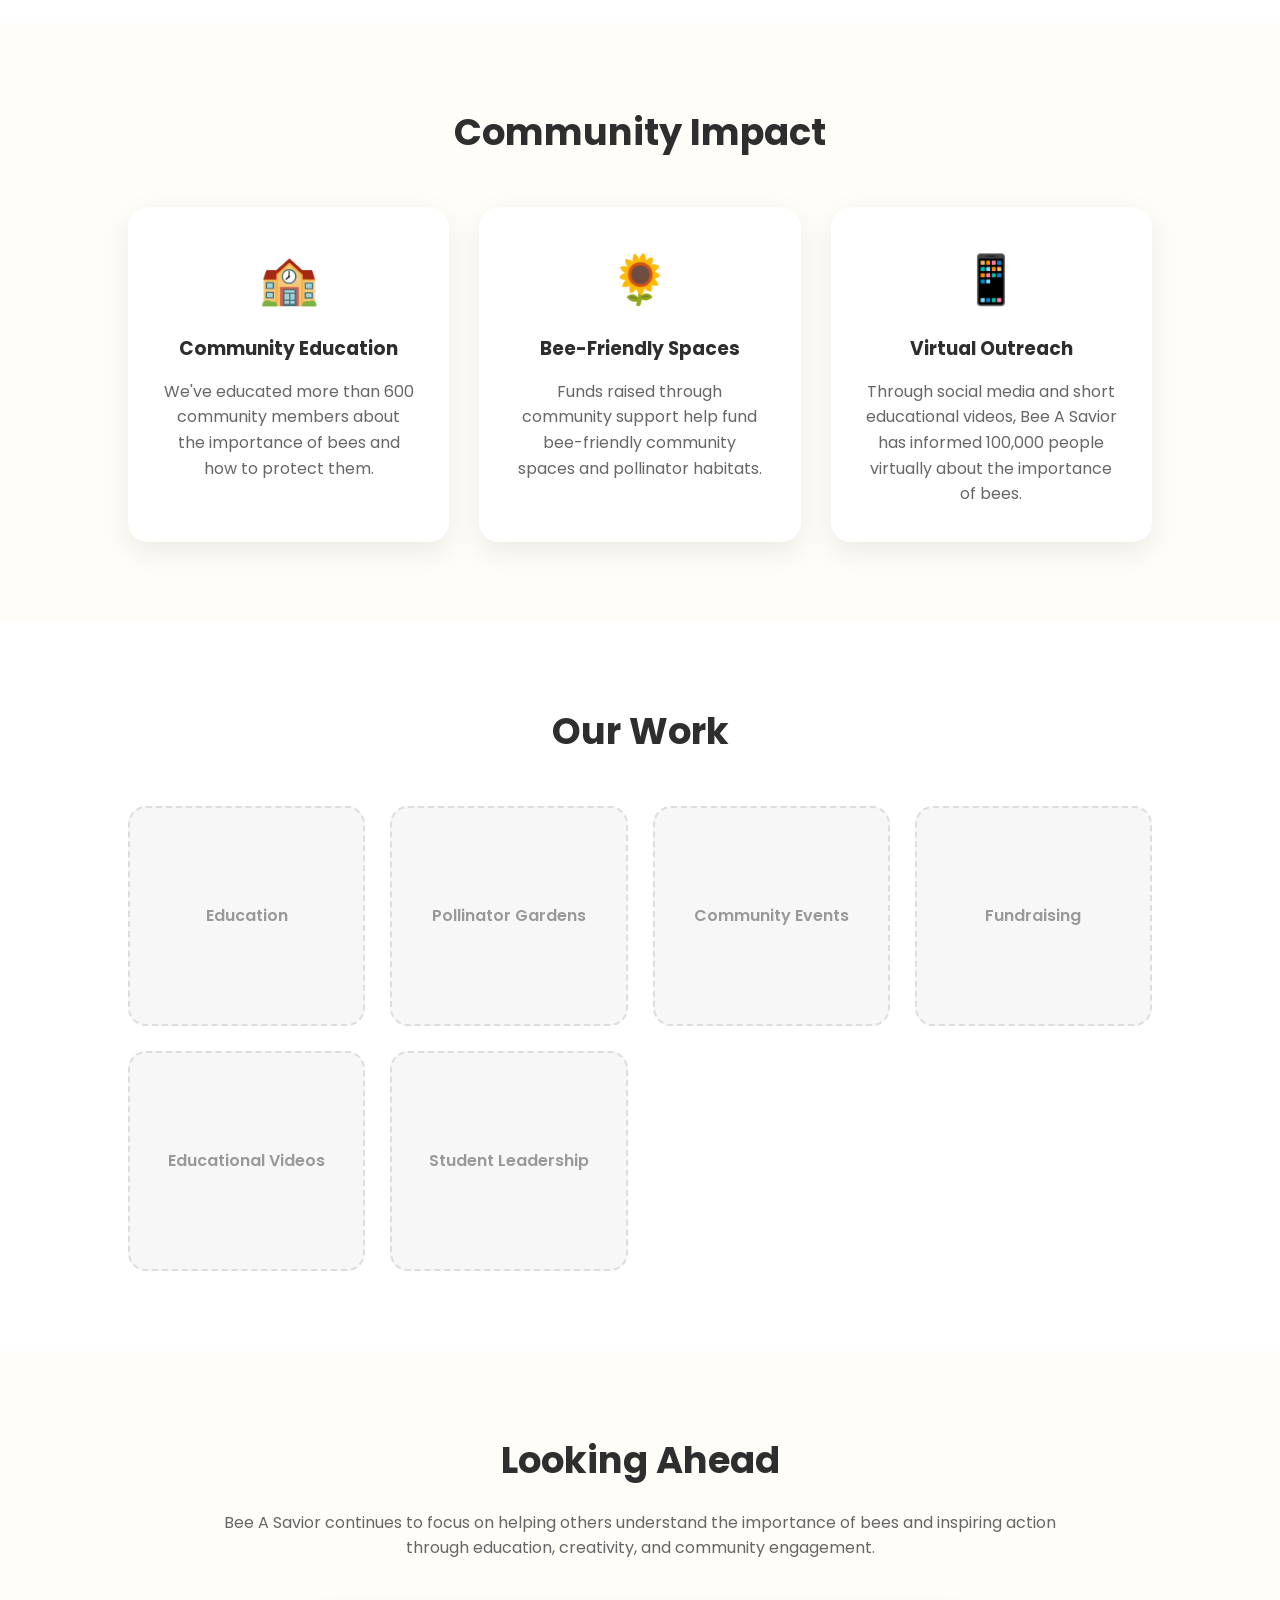
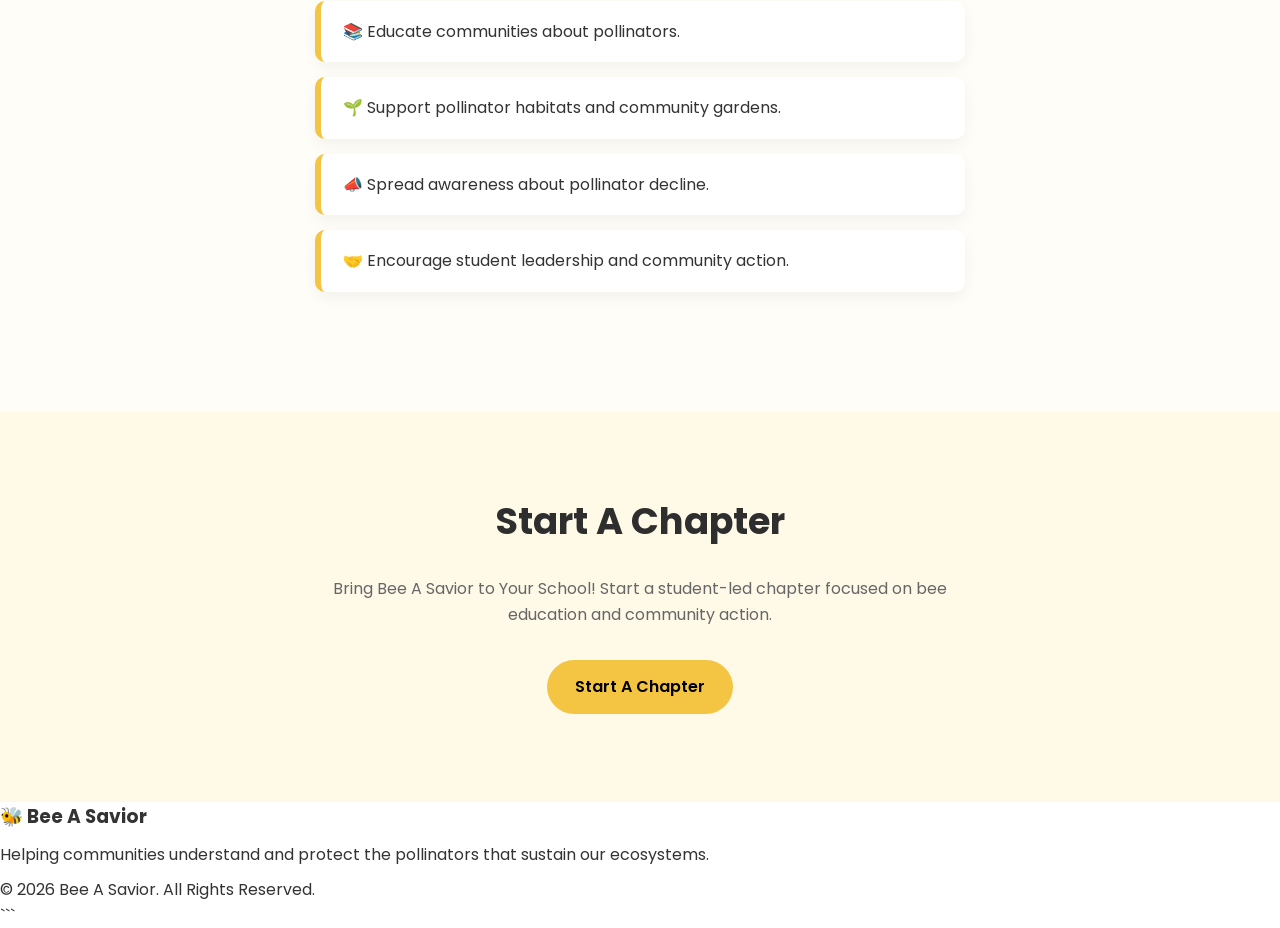
<file: impact.html>
```html
<!DOCTYPE html>
<html lang="en">
<head>
    <meta charset="UTF-8">
    <meta name="viewport" content="width=device-width, initial-scale=1.0">
    <title>Our Impact | Bee A Savior</title>

    <link rel="stylesheet" href="style.css">

    <link rel="preconnect" href="https://fonts.googleapis.com">
    <link rel="preconnect" href="https://fonts.gstatic.com" crossorigin>

    <link href="https://fonts.googleapis.com/css2?family=Poppins:wght@300;400;600;700&display=swap" rel="stylesheet">
</head>

<body>

<header>

    <nav class="navbar">

        <div class="logo">
            🐝 Bee A Savior
        </div>

        <ul class="nav-links">
            <li><a href="index.html">Home</a></li>
            <li><a href="about.html">About</a></li>
            <li><a href="bees.html">Why Bees?</a></li>
            <li><a href="impact.html" class="active">Impact</a></li>
            <li><a href="get-involved.html">Get Involved</a></li>
        </ul>

    </nav>

</header>


<!-- Hero -->

<section class="page-hero">

    <h1>Our Impact</h1>

    <p>
        Turning awareness into environmental impact through education,
        conservation, and community engagement.
    </p>

</section>


<!-- Statistics -->

<section class="impact">

    <h2>Impact By the Numbers</h2>

    <div class="stats">

        <div class="stat">
            <h2>600+</h2>
            <p>
                taught through community initiatives
            </p>
        </div>

        <div class="stat">
            <h2>$1000+</h2>
            <p>
                raised to fund bee-friendly community spaces
            </p>
        </div>

        <div class="stat">
            <h2>100,000</h2>
            <p>
                informed about the importance of bees virtually
            </p>
        </div>

    </div>

</section>


<!-- Initiatives -->

<section class="about-section">

    <h2>Making a Difference</h2>

    <div class="cards">

        <div class="card">

            <div class="icon">📚</div>

            <h3>Education</h3>

            <p>
                At Bee A Savior, we believe that education is the first
                step toward protecting pollinators. Through presentations,
                interactive activities, videos, and community events,
                we teach students and families about the vital role bees
                play in our ecosystems and food supply.
            </p>

        </div>


        <div class="card">

            <div class="icon">🌱</div>

            <h3>Pollinator Gardens</h3>

            <p>
                Pollinator gardens provide essential habitat and food
                sources for bees and other pollinators. Bee A Savior
                works to establish and support gardens that promote
                biodiversity while serving as outdoor learning spaces
                for communities.
            </p>

        </div>


        <div class="card">

            <div class="icon">💛</div>

            <h3>Fundraising</h3>

            <p>
                Our fundraising events turn awareness into action.
                Through the sale of handmade beeswax candles,
                merchandise, and community-driven campaigns, we raise
                funds to support educational programs, pollinator gardens,
                and outreach efforts.
            </p>

        </div>

    </div>

</section>


<!-- Community Impact -->

<section class="about-section">

    <h2>Community Impact</h2>

    <div class="cards">

        <div class="card">

            <div class="icon">🏫</div>

            <h3>Community Education</h3>

            <p>
                We've educated more than 600 community members about
                the importance of bees and how to protect them.
            </p>

        </div>


        <div class="card">

            <div class="icon">🌻</div>

            <h3>Bee-Friendly Spaces</h3>

            <p>
                Funds raised through community support help fund
                bee-friendly community spaces and pollinator habitats.
            </p>

        </div>


        <div class="card">

            <div class="icon">📱</div>

            <h3>Virtual Outreach</h3>

            <p>
                Through social media and short educational videos,
                Bee A Savior has informed 100,000 people virtually
                about the importance of bees.
            </p>

        </div>

    </div>

</section>


<!-- Gallery -->

<section class="about-section">

    <h2>Our Work</h2>

    <div class="gallery">

        <div class="gallery-box">Education</div>
        <div class="gallery-box">Pollinator Gardens</div>
        <div class="gallery-box">Community Events</div>
        <div class="gallery-box">Fundraising</div>
        <div class="gallery-box">Educational Videos</div>
        <div class="gallery-box">Student Leadership</div>

    </div>

</section>


<!-- Looking Ahead -->

<section class="about-section">

    <h2>Looking Ahead</h2>

    <p>
        Bee A Savior continues to focus on helping others understand
        the importance of bees and inspiring action through education,
        creativity, and community engagement.
    </p>

    <ul class="values-list">

        <li>📚 Educate communities about pollinators.</li>

        <li>🌱 Support pollinator habitats and community gardens.</li>

        <li>📣 Spread awareness about pollinator decline.</li>

        <li>🤝 Encourage student leadership and community action.</li>

    </ul>

</section>


<!-- CTA -->

<section class="cta">

    <h2>Start A Chapter</h2>

    <p>
        Bring Bee A Savior to Your School! Start a student-led chapter
        focused on bee education and community action.
    </p>

    <a href="get-involved.html" class="btn">
        Start A Chapter
    </a>

</section>


<!-- Footer -->

<footer>

    <h3>🐝 Bee A Savior</h3>

    <p>
        Helping communities understand and protect the pollinators
        that sustain our ecosystems.
    </p>

    <p>
        © 2026 Bee A Savior. All Rights Reserved.
    </p>

</footer>

</body>
</html>
```
</file>
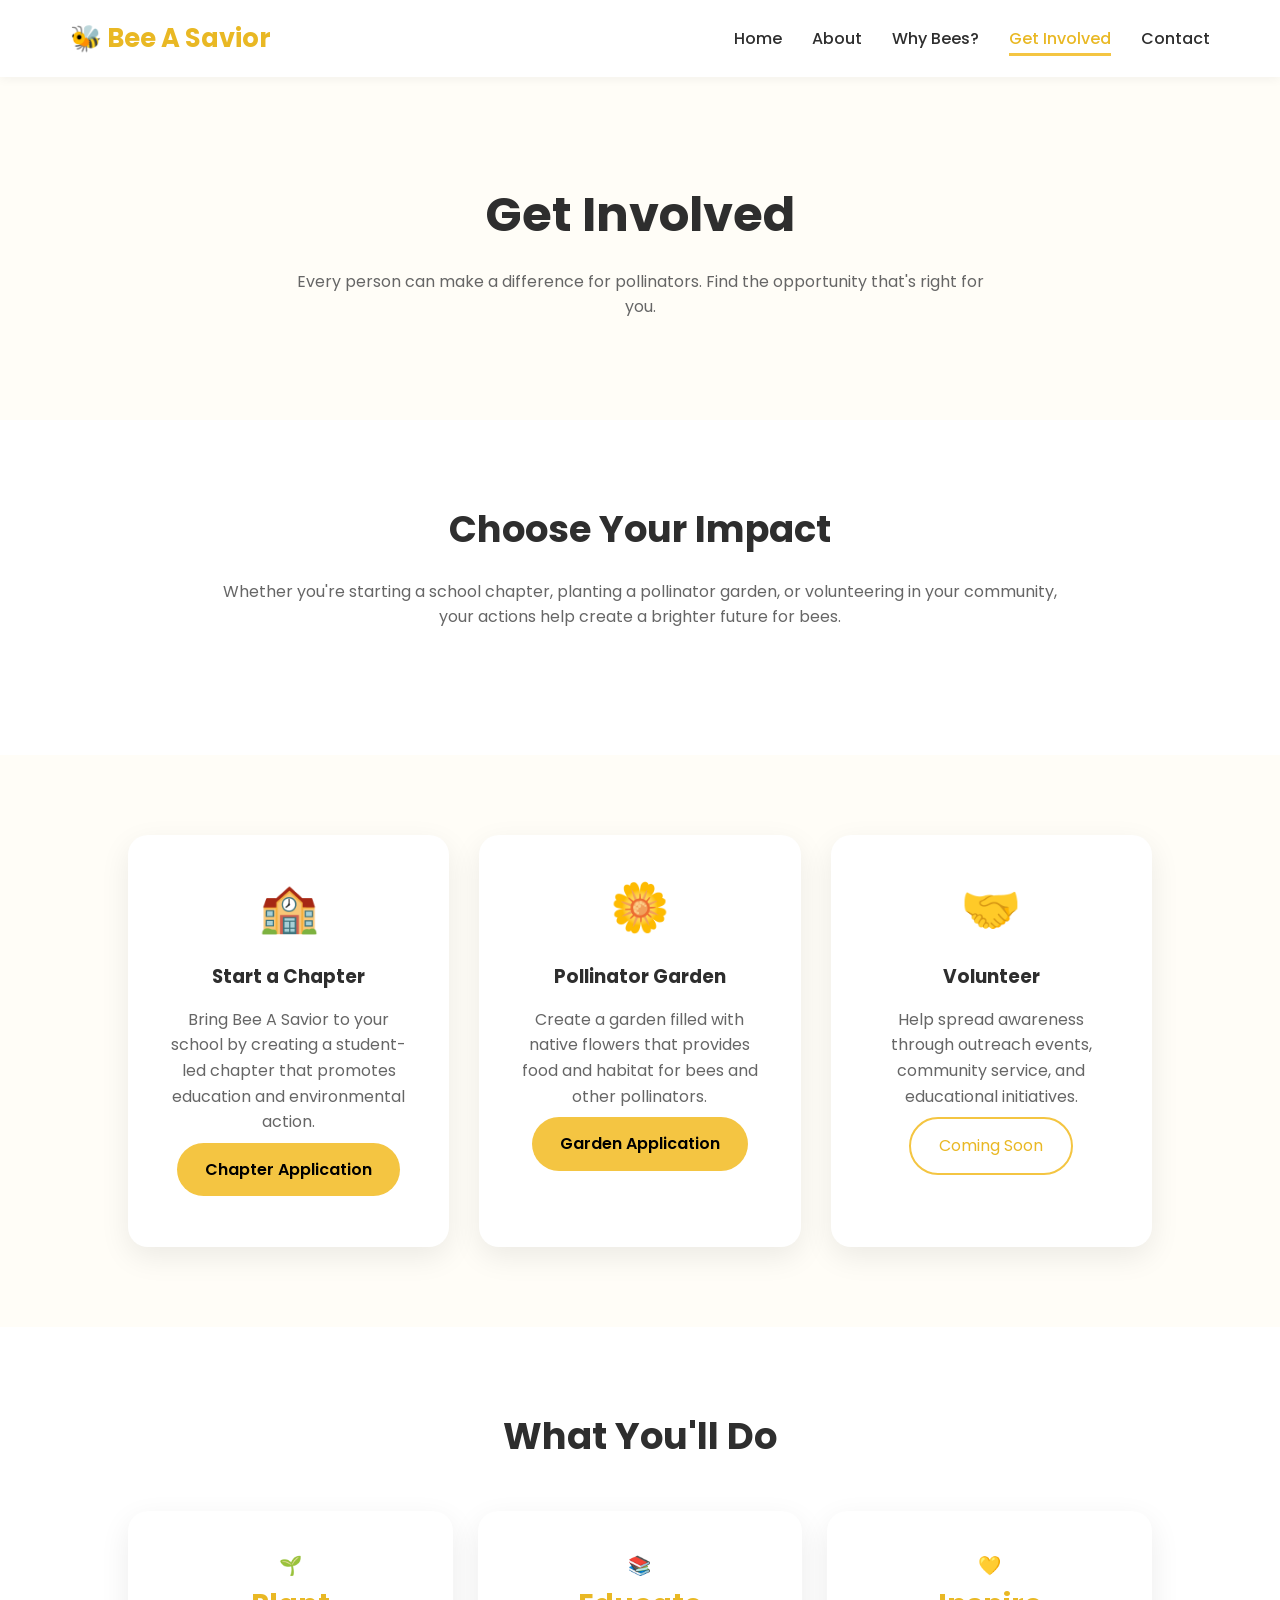
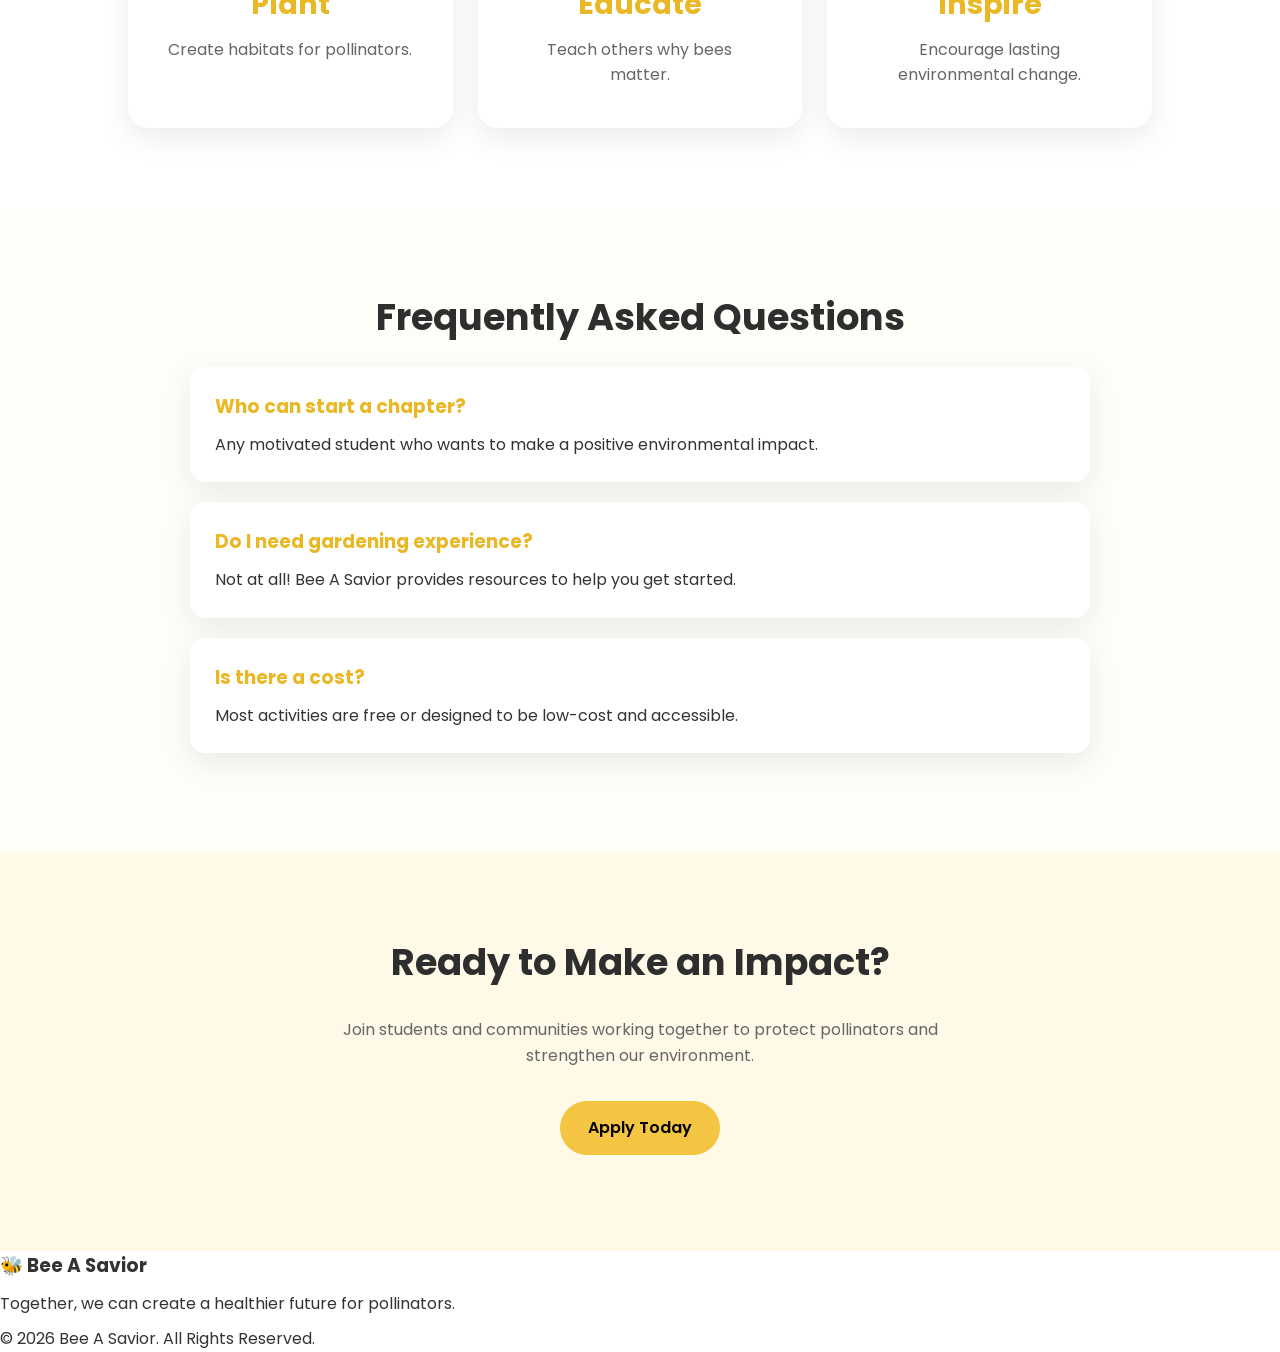
<file: involved.html>
<!DOCTYPE html>
<html lang="en">
<head>
    <meta charset="UTF-8">
    <meta name="viewport" content="width=device-width, initial-scale=1.0">
    <title>Get Involved | Bee A Savior</title>

    <link rel="stylesheet" href="style.css">

    <link rel="preconnect" href="https://fonts.googleapis.com">
    <link rel="preconnect" href="https://fonts.gstatic.com" crossorigin>

    <link href="https://fonts.googleapis.com/css2?family=Poppins:wght@300;400;600;700&display=swap" rel="stylesheet">
</head>

<body>

<header>

    <nav class="navbar">

        <div class="logo">
            🐝 Bee A Savior
        </div>

        <ul class="nav-links">
            <li><a href="index.html">Home</a></li>
            <li><a href="about.html">About</a></li>
            <li><a href="bees.html">Why Bees?</a></li>
            <li><a href="involved.html" class="active">Get Involved</a></li>
            <li><a href="contact.html">Contact</a></li>
        </ul>

    </nav>

</header>

<section class="page-hero">

    <h1>Get Involved</h1>

    <p>
        Every person can make a difference for pollinators.
        Find the opportunity that's right for you.
    </p>

</section>

<section class="about-section">

    <h2>Choose Your Impact</h2>

    <p>
        Whether you're starting a school chapter, planting a pollinator
        garden, or volunteering in your community, your actions help
        create a brighter future for bees.
    </p>

</section>

<section class="cards">

    <div class="card">

        <div class="icon">🏫</div>

        <h3>Start a Chapter</h3>

        <p>
            Bring Bee A Savior to your school by creating a student-led
            chapter that promotes education and environmental action.
        </p>

        <a href="#" class="btn">
            Chapter Application
        </a>

    </div>

    <div class="card">

        <div class="icon">🌼</div>

        <h3>Pollinator Garden</h3>

        <p>
            Create a garden filled with native flowers that provides food
            and habitat for bees and other pollinators.
        </p>

        <a href="#" class="btn">
            Garden Application
        </a>

    </div>

    <div class="card">

        <div class="icon">🤝</div>

        <h3>Volunteer</h3>

        <p>
            Help spread awareness through outreach events,
            community service, and educational initiatives.
        </p>

        <a href="#" class="btn-outline">
            Coming Soon
        </a>

    </div>

</section>

<section class="impact">

    <h2>What You'll Do</h2>

    <div class="stats">

        <div class="stat">

            <h3>🌱</h3>

            <h2>Plant</h2>

            <p>Create habitats for pollinators.</p>

        </div>

        <div class="stat">

            <h3>📚</h3>

            <h2>Educate</h2>

            <p>Teach others why bees matter.</p>

        </div>

        <div class="stat">

            <h3>💛</h3>

            <h2>Inspire</h2>

            <p>Encourage lasting environmental change.</p>

        </div>

    </div>

</section>

<section class="about-section">

    <h2>Frequently Asked Questions</h2>

    <div class="faq">

        <div class="faq-item">
            <h3>Who can start a chapter?</h3>
            <p>
                Any motivated student who wants to make a positive
                environmental impact.
            </p>
        </div>

        <div class="faq-item">
            <h3>Do I need gardening experience?</h3>
            <p>
                Not at all! Bee A Savior provides resources to help
                you get started.
            </p>
        </div>

        <div class="faq-item">
            <h3>Is there a cost?</h3>
            <p>
                Most activities are free or designed to be low-cost
                and accessible.
            </p>
        </div>

    </div>

</section>

<section class="cta">

    <h2>Ready to Make an Impact?</h2>

    <p>
        Join students and communities working together to protect
        pollinators and strengthen our environment.
    </p>

    <a href="#" class="btn">
        Apply Today
    </a>

</section>

<footer>

    <h3>🐝 Bee A Savior</h3>

    <p>
        Together, we can create a healthier future for pollinators.
    </p>

    <p>
        © 2026 Bee A Savior. All Rights Reserved.
    </p>

</footer>

</body>
</html>
</file>
<file: style.css>
/* ===========================
   Bee A Savior Stylesheet
=========================== */


/* ---------- Reset ---------- */

*{
    margin:0;
    padding:0;
    box-sizing:border-box;
}

html{
    scroll-behavior:smooth;
}

body{
    font-family:'Poppins', sans-serif;
    background:#ffffff;
    color:#333;
    line-height:1.6;
}


/* ---------- Variables ---------- */

:root{

    --yellow:#F4C542;
    --gold:#E9B824;
    --light:#FFF9E8;
    --green:#6FA76A;
    --dark:#2E2E2E;
    --gray:#666;

    --shadow:0 10px 30px rgba(0,0,0,.08);

}


/* ---------- Navbar ---------- */

header{

    position:sticky;
    top:0;
    z-index:1000;

    background:rgba(255,255,255,.92);

    backdrop-filter:blur(12px);
    -webkit-backdrop-filter:blur(12px);

    box-shadow:0 2px 10px rgba(0,0,0,.05);

}

.navbar{

    max-width:1200px;
    margin:auto;

    display:flex;
    justify-content:space-between;
    align-items:center;

    padding:18px 30px;

}

.logo{

    font-size:1.6rem;
    font-weight:700;
    color:var(--gold);

}

.nav-links{

    display:flex;
    list-style:none;
    gap:30px;

}

.nav-links a{

    position:relative;

    text-decoration:none;

    color:var(--dark);

    font-weight:500;

    transition:.3s;

}

.nav-links a:hover{

    color:var(--gold);

}

.nav-links a::after{

    content:"";

    position:absolute;

    left:0;
    bottom:-6px;

    width:0;
    height:3px;

    background:var(--yellow);

    transition:.3s;

}

.nav-links a:hover::after{

    width:100%;

}

.nav-links a.active{

    color:var(--gold);

}

.nav-links a.active::after{

    width:100%;

}


/* ---------- Hero ---------- */

.hero{

    min-height:80vh;

    display:flex;
    justify-content:center;
    align-items:center;

    text-align:center;

    padding:80px 25px;

    background-image:

        radial-gradient(
            circle at 25px 25px,
            rgba(244,197,66,.12) 2px,
            transparent 2px
        ),

        radial-gradient(
            circle at 75px 75px,
            rgba(244,197,66,.12) 2px,
            transparent 2px
        );

    background-size:100px 100px;

}

.hero-content{

    max-width:700px;

}

.hero h1{

    font-size:3.5rem;

    color:var(--dark);

    margin-bottom:20px;

    animation:slideDown .8s ease;

}

.hero p{

    font-size:1.15rem;

    color:var(--gray);

    margin-bottom:40px;

    animation:fadeUp 1s ease;

}


/* ---------- Smaller Hero ---------- */

.page-hero{

    padding:100px 20px;

    text-align:center;

    background-color:var(--light);

    background-image:

        radial-gradient(
            circle at 25px 25px,
            rgba(244,197,66,.12) 2px,
            transparent 2px
        ),

        radial-gradient(
            circle at 75px 75px,
            rgba(244,197,66,.12) 2px,
            transparent 2px
        );

    background-size:100px 100px;

}

.page-hero h1{

    font-size:3rem;

    color:var(--dark);

    margin-bottom:15px;

    animation:slideDown .8s ease;

}

.page-hero p{

    max-width:700px;

    margin:auto;

    color:var(--gray);

    animation:fadeUp 1s ease;

}


/* ---------- Buttons ---------- */

.btn{

    display:inline-block;

    position:relative;
    overflow:hidden;

    background:var(--yellow);

    color:black;

    padding:14px 28px;

    border-radius:40px;

    text-decoration:none;

    font-weight:600;

    transition:.3s;

    margin:8px;

    border:none;

    cursor:pointer;

}

.btn:hover{

    transform:translateY(-4px);

    background:var(--gold);

    box-shadow:var(--shadow);

}

.btn::after{

    content:"";

    position:absolute;

    width:0;
    height:0;

    background:rgba(255,255,255,.4);

    border-radius:50%;

    left:50%;
    top:50%;

    transform:translate(-50%,-50%);

    transition:.5s;

}

.btn:hover::after{

    width:400px;
    height:400px;

}

.btn-outline{

    display:inline-block;

    padding:14px 28px;

    border-radius:40px;

    border:2px solid var(--yellow);

    color:var(--gold);

    text-decoration:none;

    transition:.3s;

    margin:8px;

}

.btn-outline:hover{

    background:var(--yellow);

    color:black;

}


/* ---------- Sections ---------- */

section{

    padding:80px 10%;

}

section h2{

    text-align:center;

    font-size:2.3rem;

    margin-bottom:20px;

    color:var(--dark);

}

section > p{

    max-width:850px;

    margin:auto;

    text-align:center;

    color:var(--gray);

}

p{

    margin-top:10px;

}


/* ---------- Cards ---------- */

.cards{

    display:grid;

    grid-template-columns:
        repeat(auto-fit,minmax(260px,1fr));

    gap:30px;

    margin-top:45px;

}

.card{

    position:relative;
    overflow:hidden;

    background:white;

    border-radius:20px;

    padding:35px;

    text-align:center;

    box-shadow:var(--shadow);

    transition:
        transform .35s,
        box-shadow .35s;

    animation:floatUp .8s ease;

}

.card::before{

    content:"";

    position:absolute;

    left:0;
    top:0;

    width:100%;
    height:5px;

    background:var(--yellow);

    transform:scaleX(0);

    transition:.35s;

}

.card:hover{

    transform:translateY(-10px);

    box-shadow:
        0 25px 45px rgba(0,0,0,.15);

}

.card:hover::before{

    transform:scaleX(1);

}

.card h3{

    margin:15px 0;

    color:var(--dark);

}

.card p{

    color:var(--gray);

}

.icon{

    font-size:3rem;

}


/* ---------- Mission / About ---------- */

.mission{

    background:white;

}

.about-section{

    background:white;

}


/* ---------- Mission & Vision ---------- */

.values{

    display:grid;

    grid-template-columns:
        repeat(auto-fit,minmax(300px,1fr));

    gap:30px;

}

.value-card{

    position:relative;
    overflow:hidden;

    background:var(--light);

    border-radius:20px;

    padding:35px;

    box-shadow:var(--shadow);

    text-align:center;

    transition:
        transform .35s,
        box-shadow .35s;

}

.value-card::before{

    content:"";

    position:absolute;

    left:0;
    top:0;

    width:100%;
    height:5px;

    background:var(--yellow);

    transform:scaleX(0);

    transition:.35s;

}

.value-card:hover{

    transform:translateY(-10px);

    box-shadow:
        0 25px 45px rgba(0,0,0,.15);

}

.value-card:hover::before{

    transform:scaleX(1);

}

.value-card h2{

    font-size:1.8rem;

}


/* ---------- Lists ---------- */

.values-list{

    list-style:none;

    max-width:650px;

    margin:40px auto;

}

.values-list li{

    background:white;

    margin:15px 0;

    padding:18px 22px;

    border-left:6px solid var(--yellow);

    border-radius:10px;

    box-shadow:0 5px 15px rgba(0,0,0,.05);

    transition:.3s;

}

.values-list li:hover{

    transform:translateX(5px);

}


/* ---------- Stats ---------- */

.stats{

    display:grid;

    grid-template-columns:
        repeat(auto-fit,minmax(220px,1fr));

    gap:25px;

    margin-top:45px;

}

.stat{

    position:relative;
    overflow:hidden;

    background:white;

    padding:40px;

    border-radius:20px;

    text-align:center;

    box-shadow:var(--shadow);

    transition:
        transform .35s,
        box-shadow .35s;

    animation:floatUp .8s ease;

}

.stat::before{

    content:"";

    position:absolute;

    left:0;
    top:0;

    width:100%;
    height:5px;

    background:var(--yellow);

    transform:scaleX(0);

    transition:.35s;

}

.stat:hover{

    transform:translateY(-8px);

    box-shadow:
        0 25px 45px rgba(0,0,0,.15);

}

.stat:hover::before{

    transform:scaleX(1);

}


/* Regular stat headings */

.stat h2{

    color:var(--gold);

    font-size:2.2rem;

    margin-bottom:8px;

}


/* Smaller text for the Chapter Founder cards */

.impact .stat h2{

    font-size:1.8rem;

}

.stat p{

    color:var(--gray);

}


/* ---------- CTA ---------- */

.cta{

    background:var(--light);

    text-align:center;

}

.cta p{

    margin:25px auto;

    max-width:650px;

}


/* ---------- Chapter Application Form ---------- */

.chapter-form{

    max-width:750px;

    margin:40px auto 0;

    display:flex;

    flex-direction:column;

    gap:22px;

    background:white;

    padding:40px;

    border-radius:20px;

    box-shadow:var(--shadow);

}

.form-group{

    display:flex;

    flex-direction:column;

    gap:8px;

}

.form-group label{

    font-weight:600;

    color:var(--dark);

}

.form-group input,
.form-group select,
.form-group textarea{

    width:100%;

    padding:16px 18px;

    border:2px solid #ececec;

    border-radius:15px;

    font-family:'Poppins',sans-serif;

    font-size:1rem;

    background:white;

    color:var(--dark);

    transition:.3s;

}

.form-group textarea{

    resize:vertical;

    min-height:130px;

}

.form-group input:focus,
.form-group select:focus,
.form-group textarea:focus{

    outline:none;

    border-color:var(--yellow);

    box-shadow:
        0 0 0 4px rgba(244,197,66,.12);

}

.chapter-form .btn{

    align-self:center;

    font-family:'Poppins',sans-serif;

    font-size:1rem;

}


/* ---------- Form Success ---------- */

.form-success{

    display:none;

    max-width:750px;

    margin:40px auto 0;

    padding:50px 35px;

    text-align:center;

    background:var(--light);

    border-radius:20px;

    box-shadow:var(--shadow);

    animation:floatUp .6s ease;

}

.form-success .icon{

    font-size:4rem;

    margin-bottom:15px;

}


/* ---------- Gallery ---------- */

.gallery{

    display:grid;

    grid-template-columns:
        repeat(auto-fit,minmax(220px,1fr));

    gap:25px;

    margin-top:45px;

}

.gallery-box{

    height:220px;

    border-radius:18px;

    background:#f7f7f7;

    display:flex;

    justify-content:center;

    align-items:center;

    color:#999;

    font-weight:600;

    transition:.3s;

    border:2px dashed #ddd;

}

.gallery-box:hover{

    transform:scale(1.03);

    border-color:var(--yellow);

}


/* ---------- FAQ ---------- */

.faq{

    max-width:900px;

    margin:auto;

}

.faq-item{

    background:white;

    padding:25px;

    margin:20px 0;

    border-radius:15px;

    box-shadow:var(--shadow);

}

.faq-item h3{

    color:var(--gold);

    margin-bottom:10px;

}


/* ---------- Alternating Sections ---------- */

section:nth-child(even){

    background:#fffdf7;

}


/* ---------- Fade ---------- */

.fade{

    opacity:0;

    transform:translateY(35px);

    transition:all .8s ease;

}

.fade.show{

    opacity:1;

    transform:translateY(0);

}


/* ---------- Scrollbar ---------- */

::-webkit-scrollbar{

    width:10px;

}

::-webkit-scrollbar-track{

    background:white;

}

::-webkit-scrollbar-thumb{

    background:var(--yellow);

    border-radius:10px;

}

::-webkit-scrollbar-thumb:hover{

    background:var(--gold);

}


/* ---------- Page Fade ---------- */

body{

    animation:pageFade .7s ease;

}

@keyframes pageFade{

    from{
        opacity:0;
    }

    to{
        opacity:1;
    }

}


/* ---------- Floating Animation ---------- */

@keyframes floatUp{

    from{

        opacity:0;
        transform:translateY(30px);

    }

    to{

        opacity:1;
        transform:translateY(0);

    }

}


/* ---------- Hero Animations ---------- */

@keyframes slideDown{

    from{

        opacity:0;
        transform:translateY(-40px);

    }

    to{

        opacity:1;
        transform:translateY(0);

    }

}

@keyframes fadeUp{

    from{

        opacity:0;
        transform:translateY(30px);

    }

    to{

        opacity:1;
        transform:translateY(0);

    }

}


/* ---------- Card Stagger ---------- */

.cards .card:nth-child(1){

    animation-delay:.1s;

}

.cards .card:nth-child(2){

    animation-delay:.25s;

}

.cards .card:nth-child(3){

    animation-delay:.4s;

}


/* ---------- Responsive ---------- */

@media(max-width:900px){

    .hero h1{

        font-size:2.6rem;

    }

    .page-hero h1{

        font-size:2.4rem;

    }

    .navbar{

        flex-direction:column;

        gap:20px;

    }

    .nav-links{

        flex-wrap:wrap;

        justify-content:center;

        gap:18px;

    }

    section{

        padding:60px 8%;

    }

}


@media(max-width:600px){

    .hero{

        min-height:65vh;

    }

    .hero h1{

        font-size:2rem;

    }

    .hero p{

        font-size:1rem;

    }

    .btn,
    .btn-outline{

        display:block;

        width:100%;

        text-align:center;

        margin:10px 0;

    }

    .logo{

        font-size:1.3rem;

    }

    .card{

        padding:25px;

    }

    .stat{

        padding:30px;

    }

    .gallery-box{

        height:180px;

    }

    .chapter-form{

        padding:25px;

    }

}
</file>
